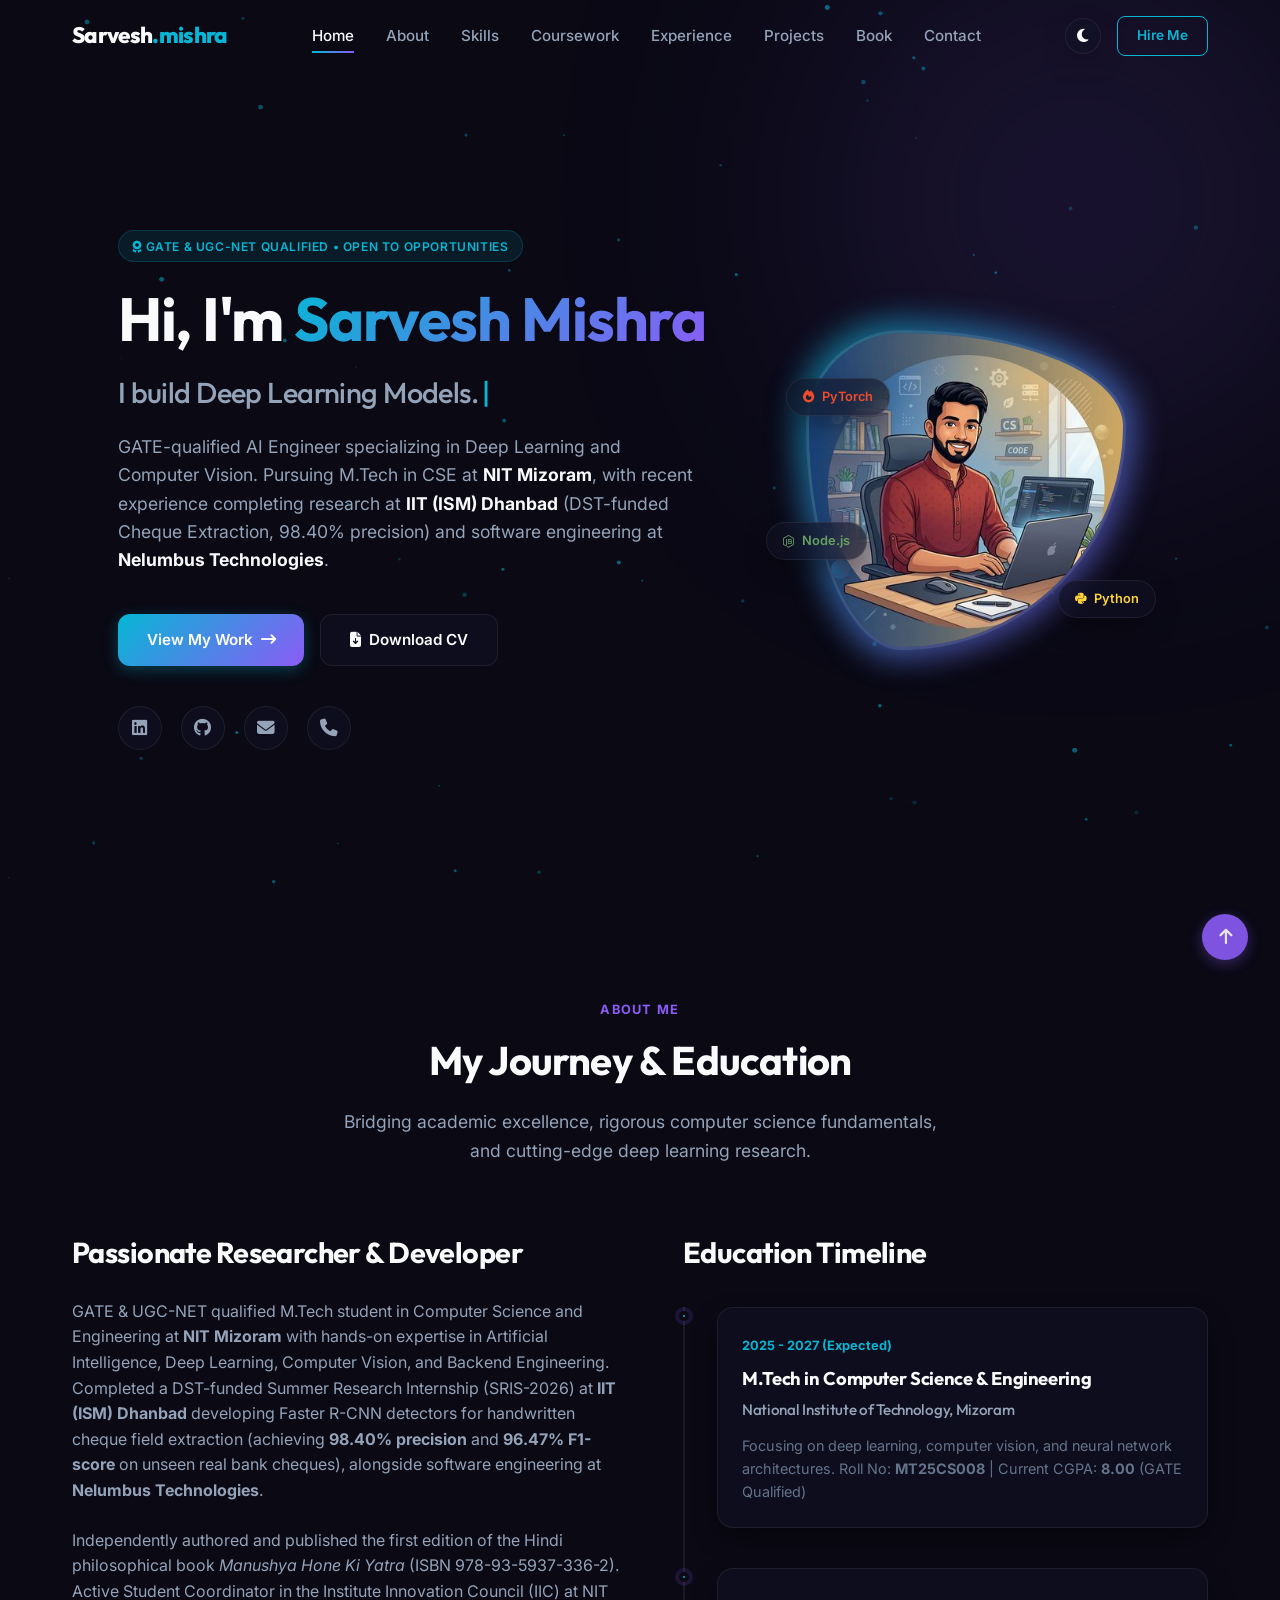
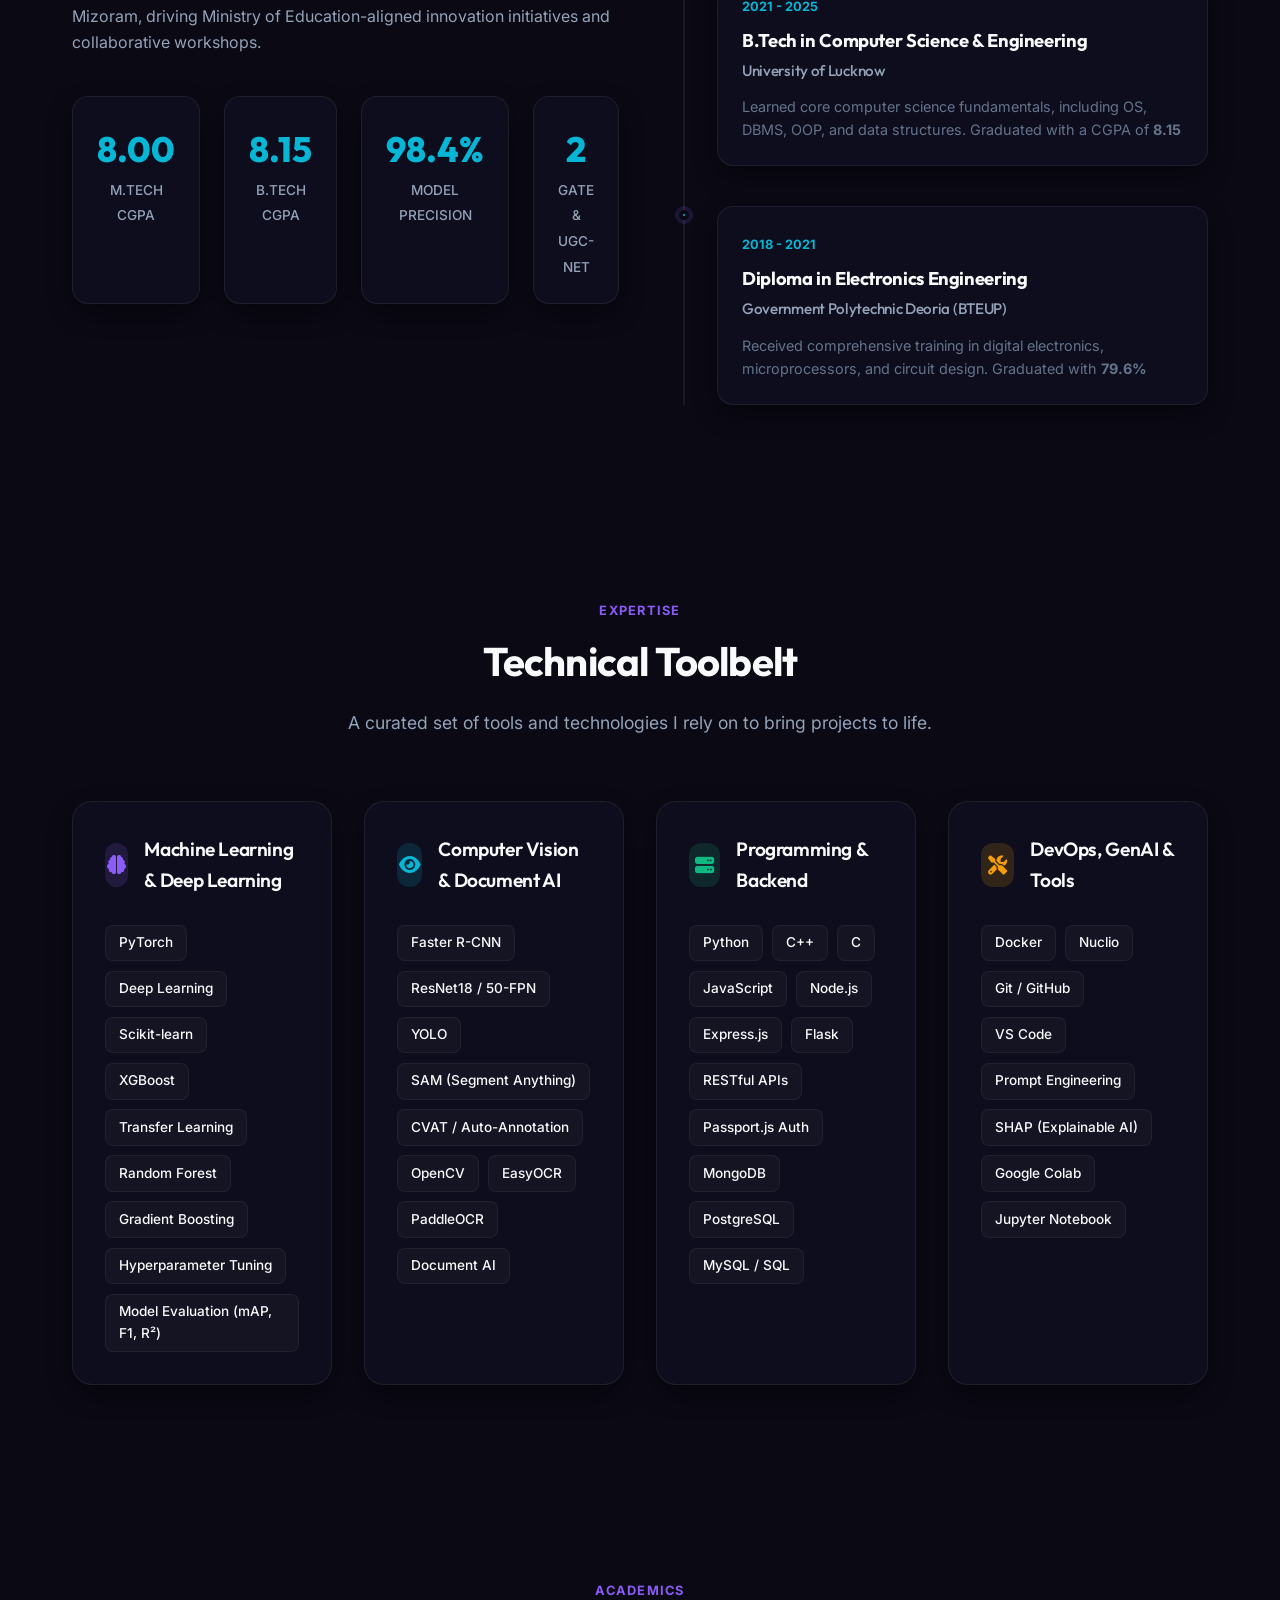
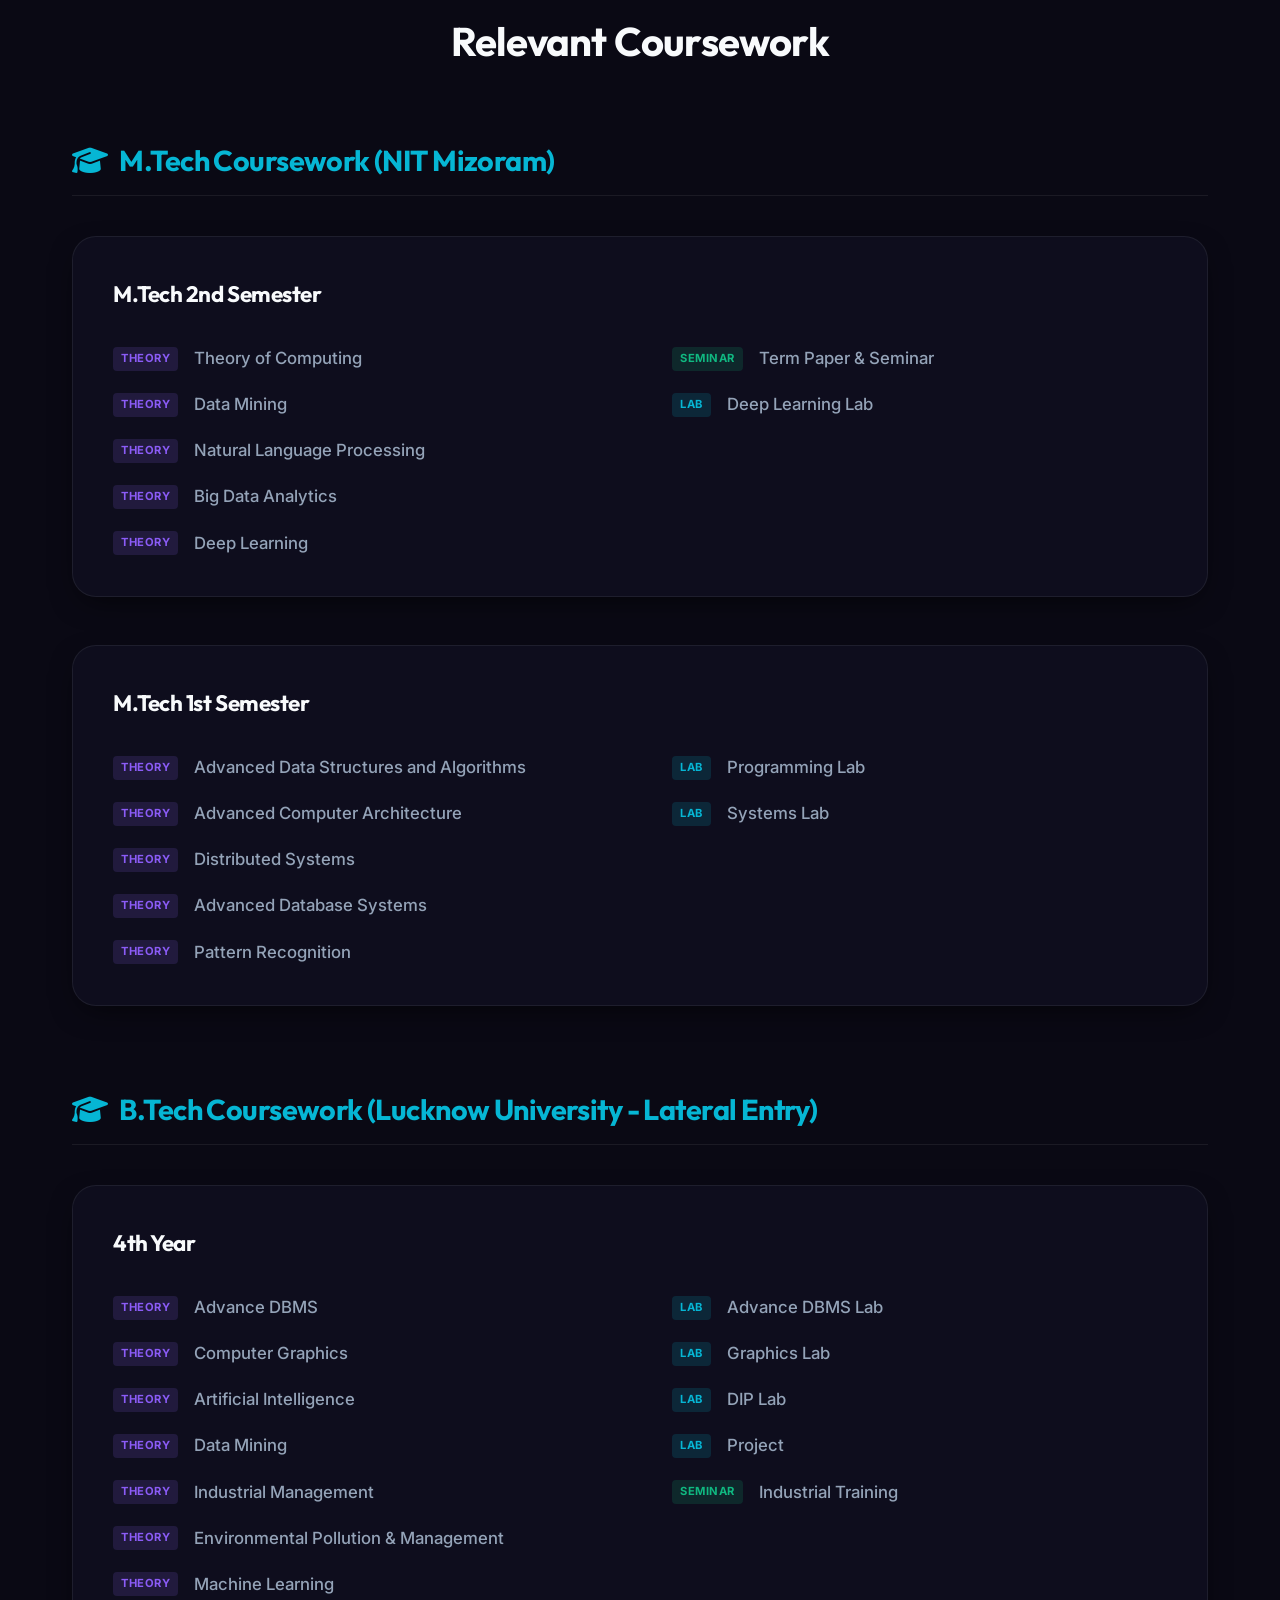
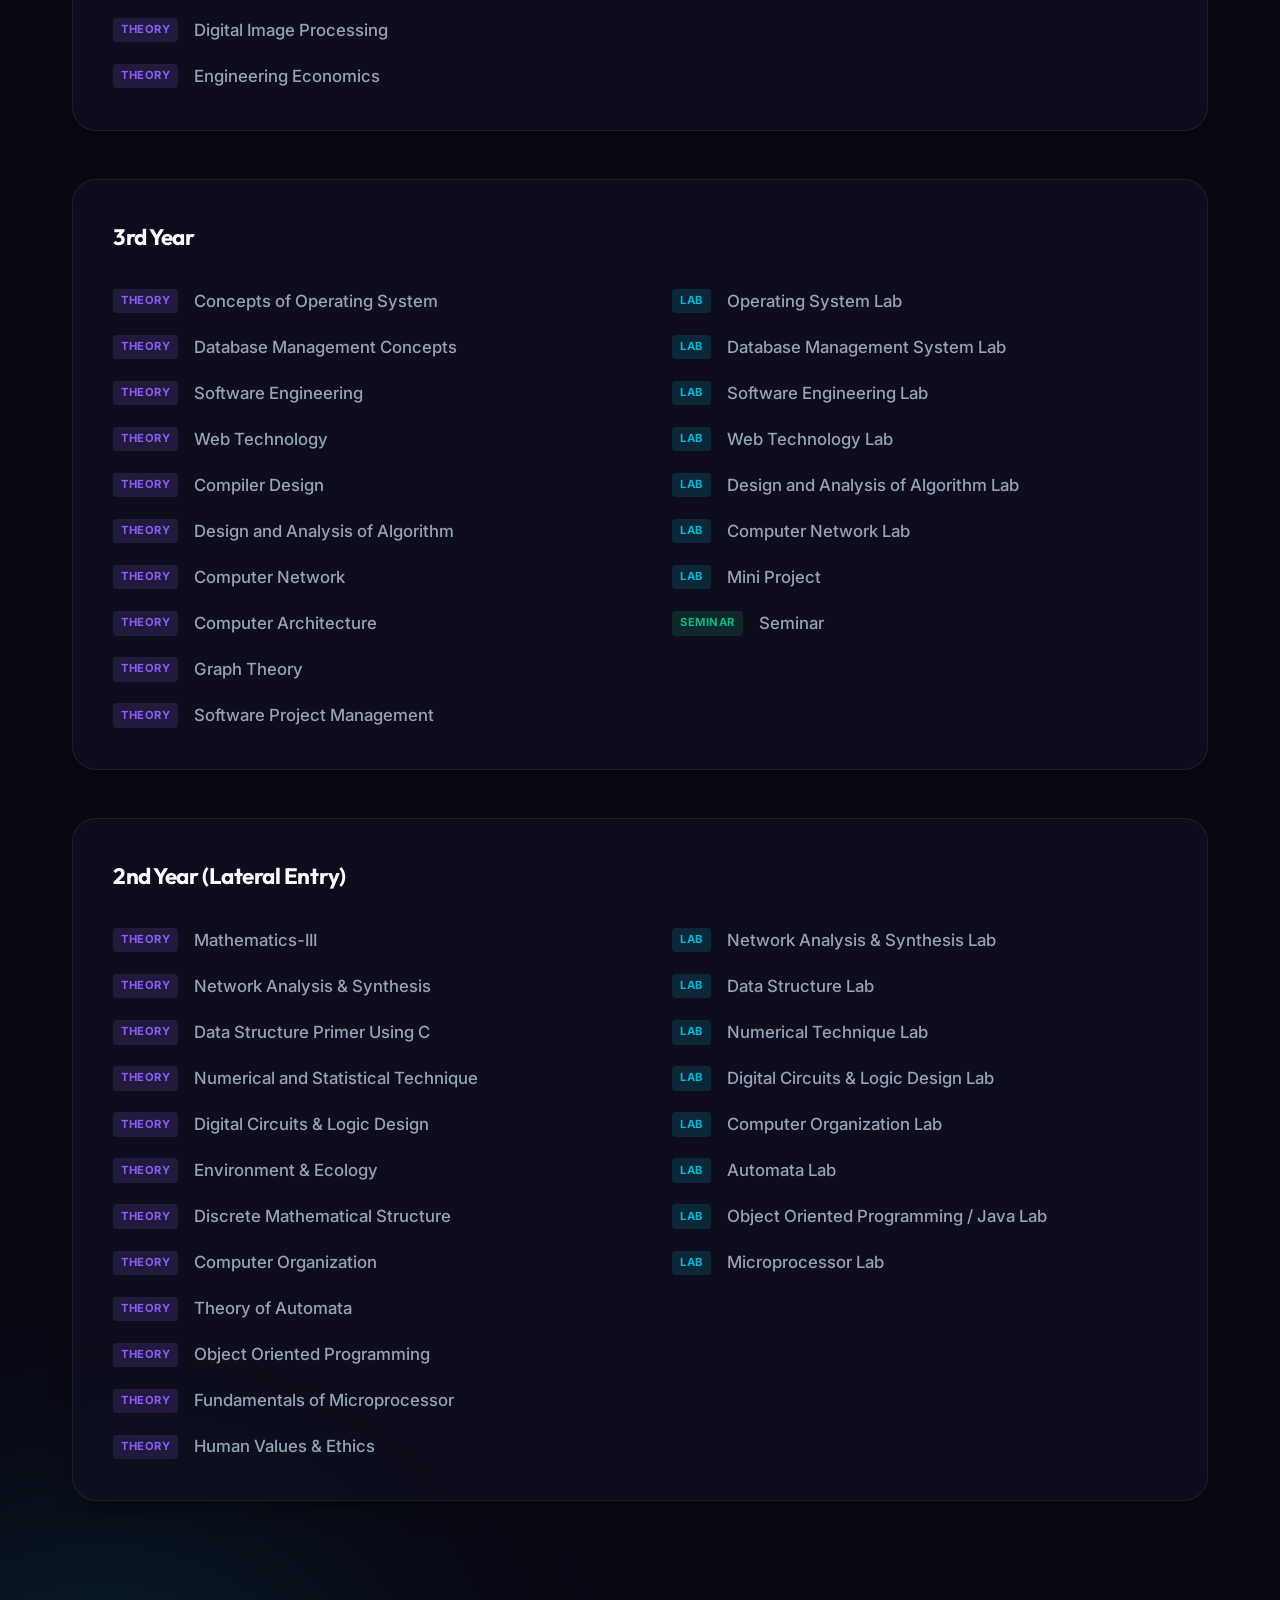
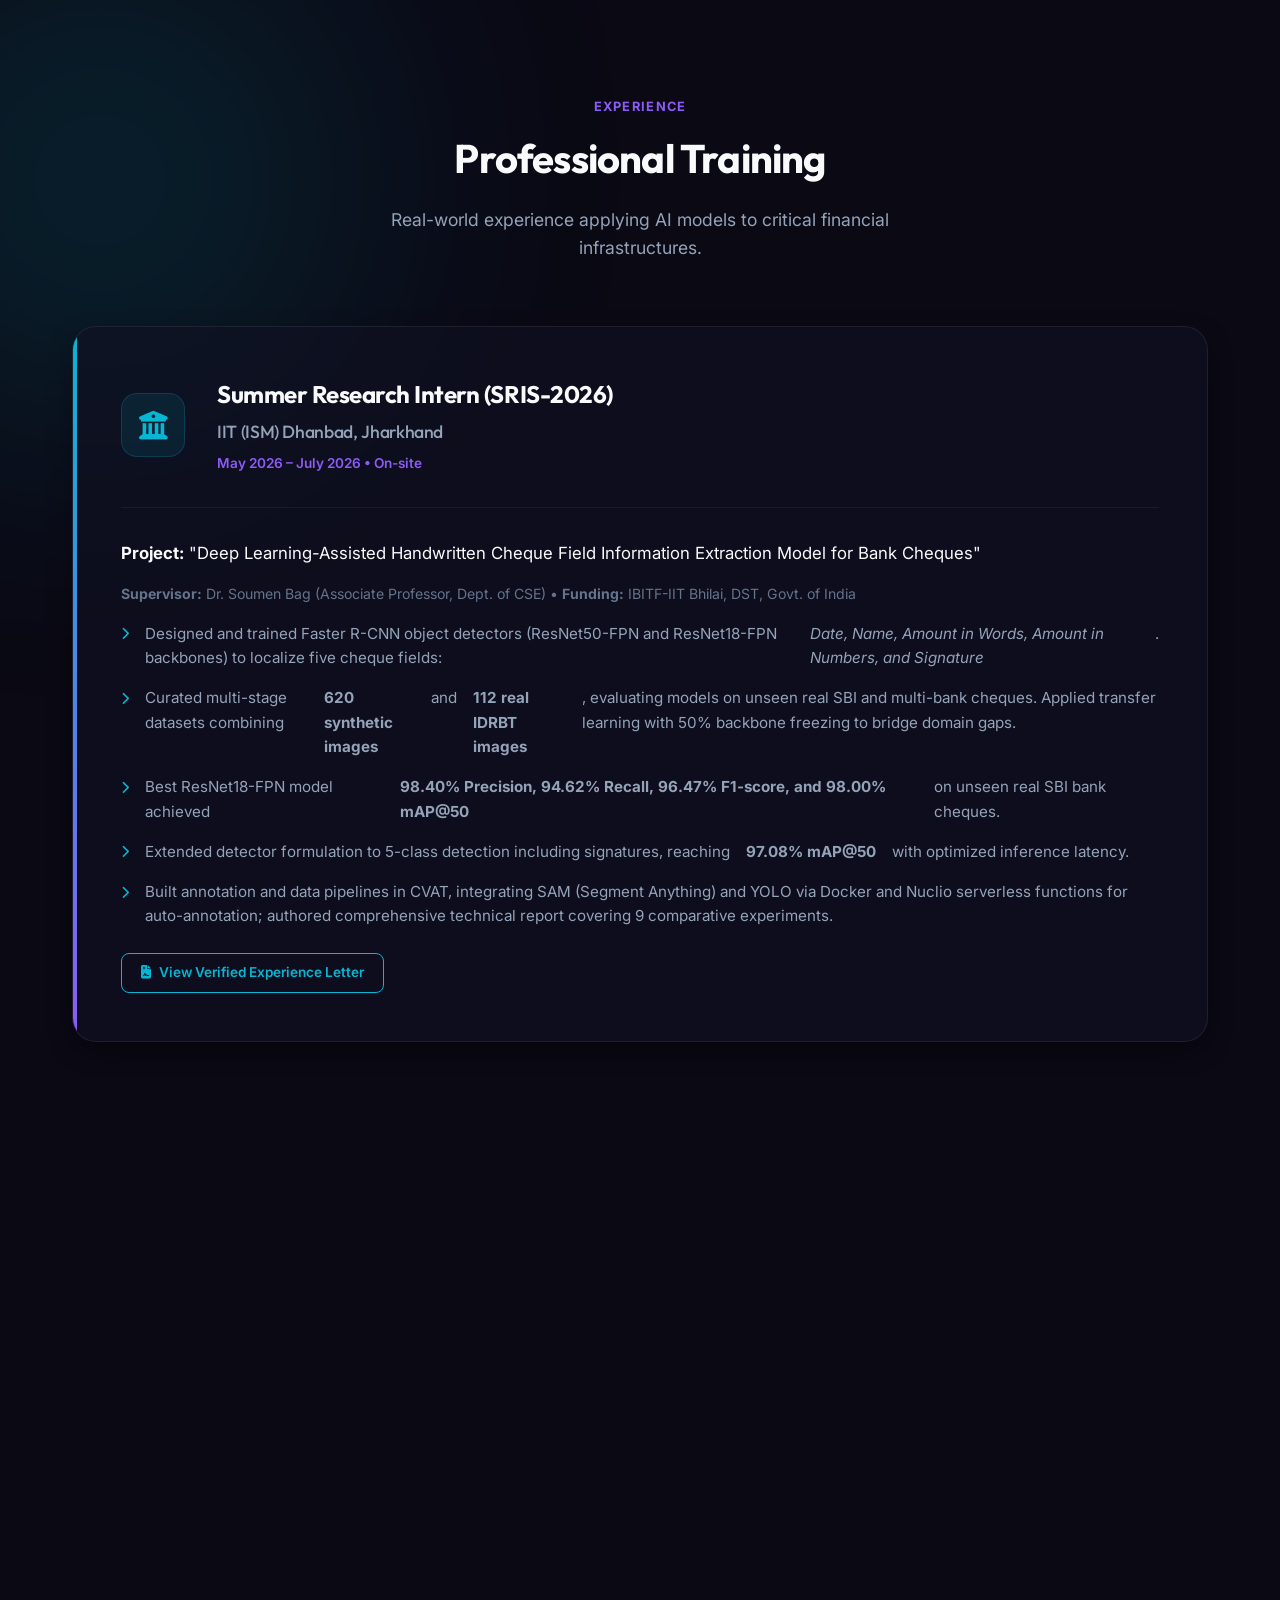
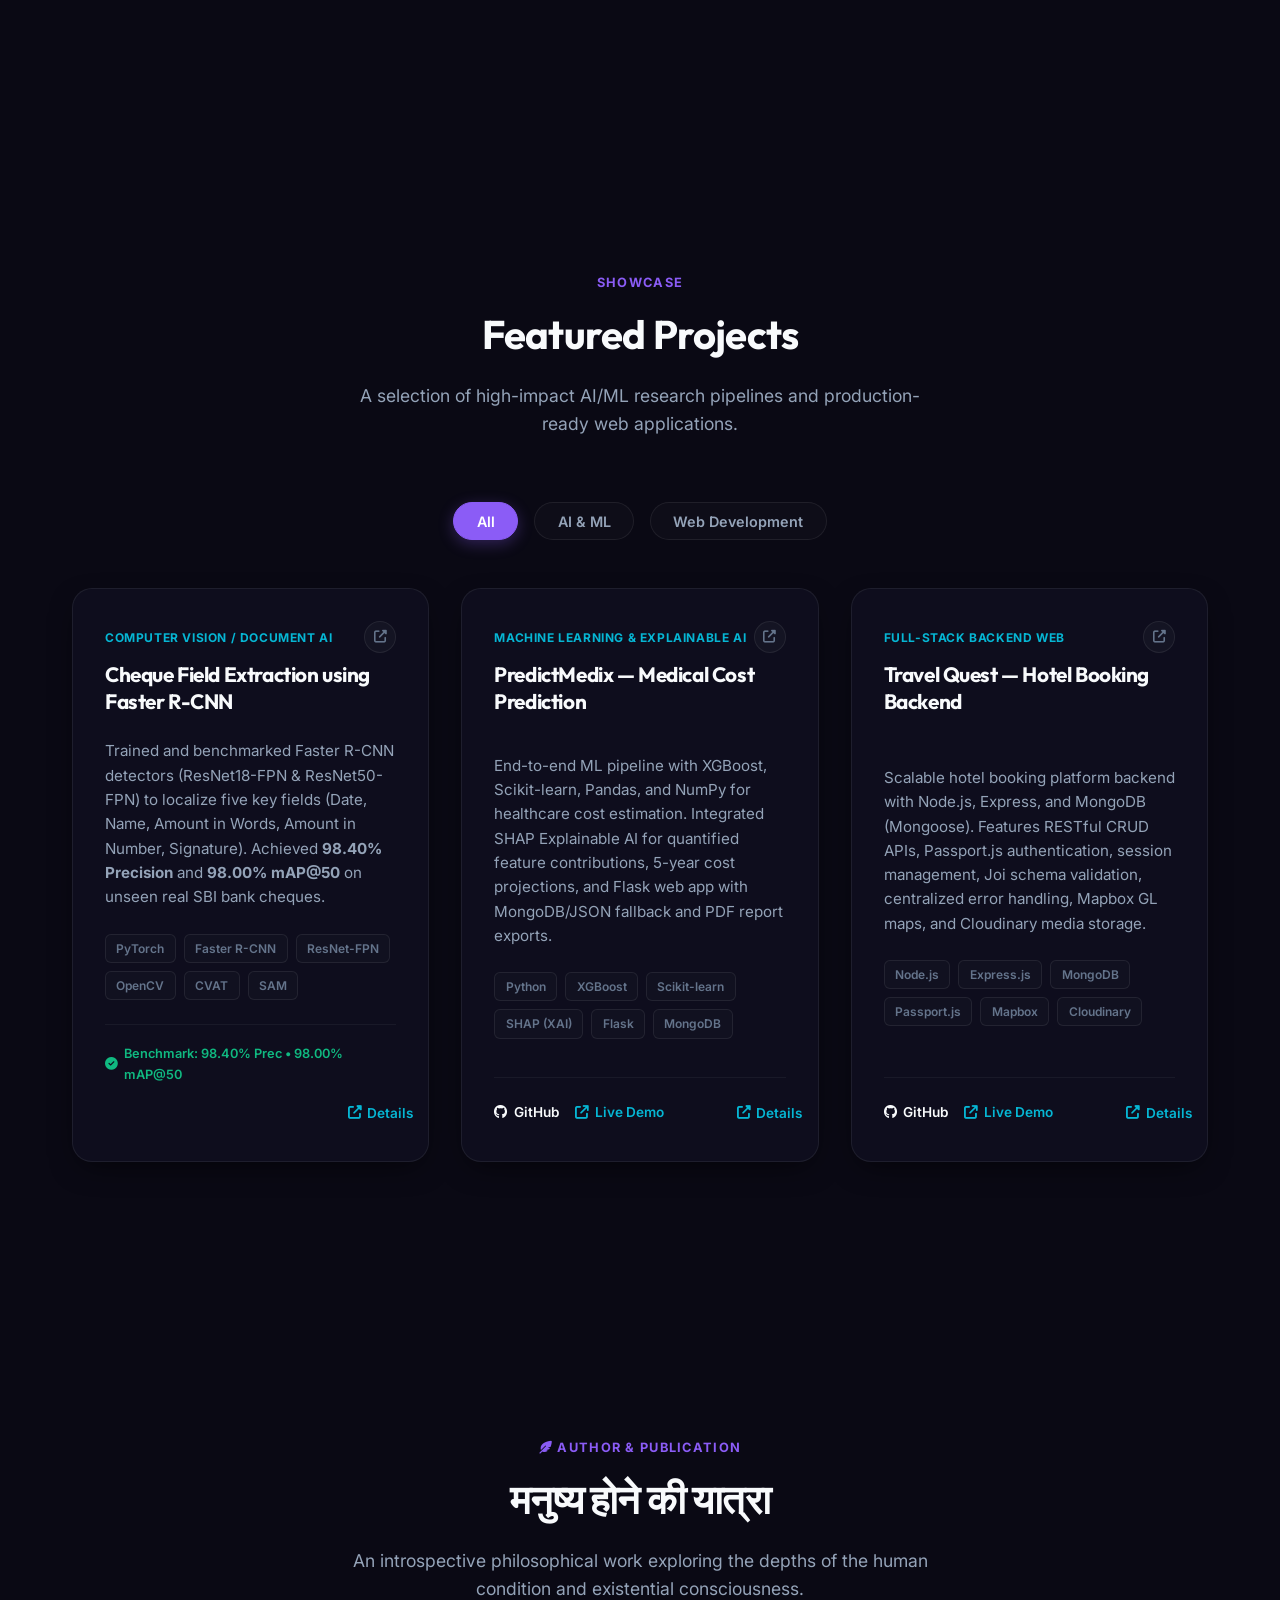
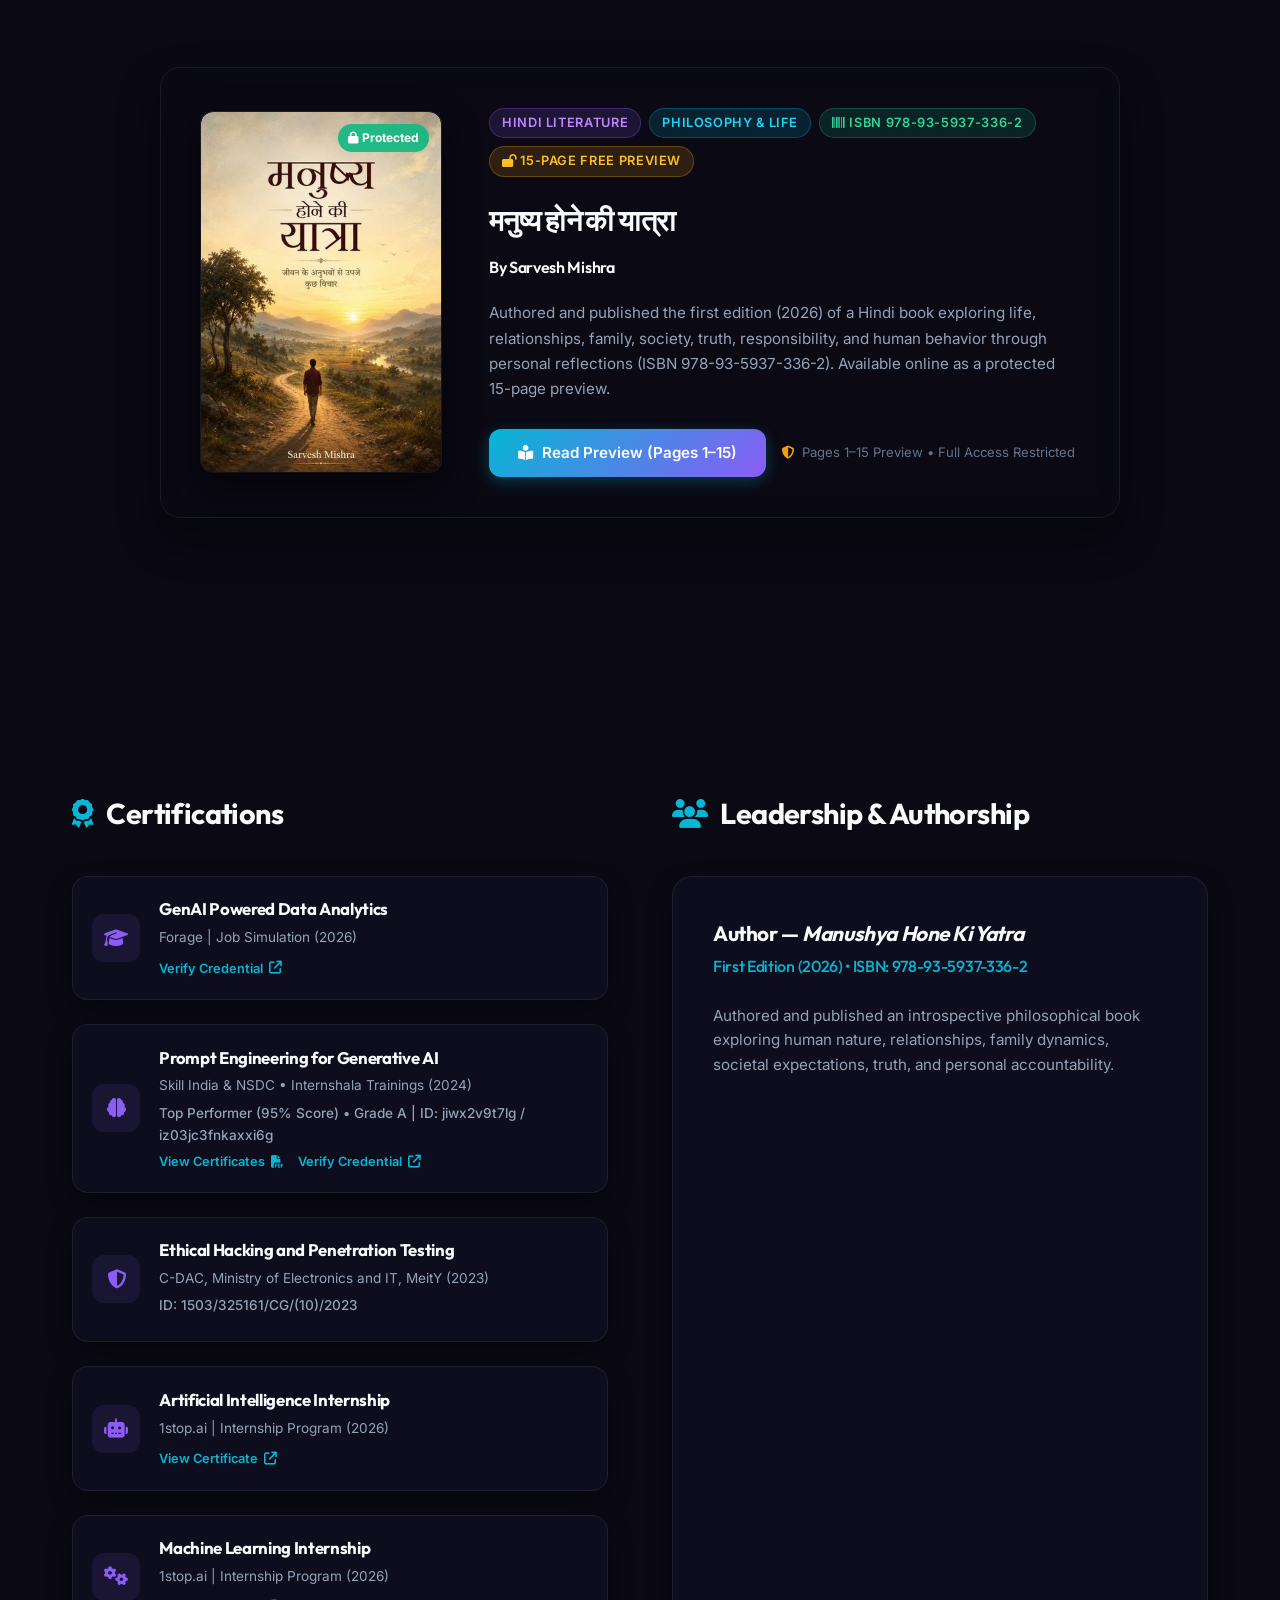
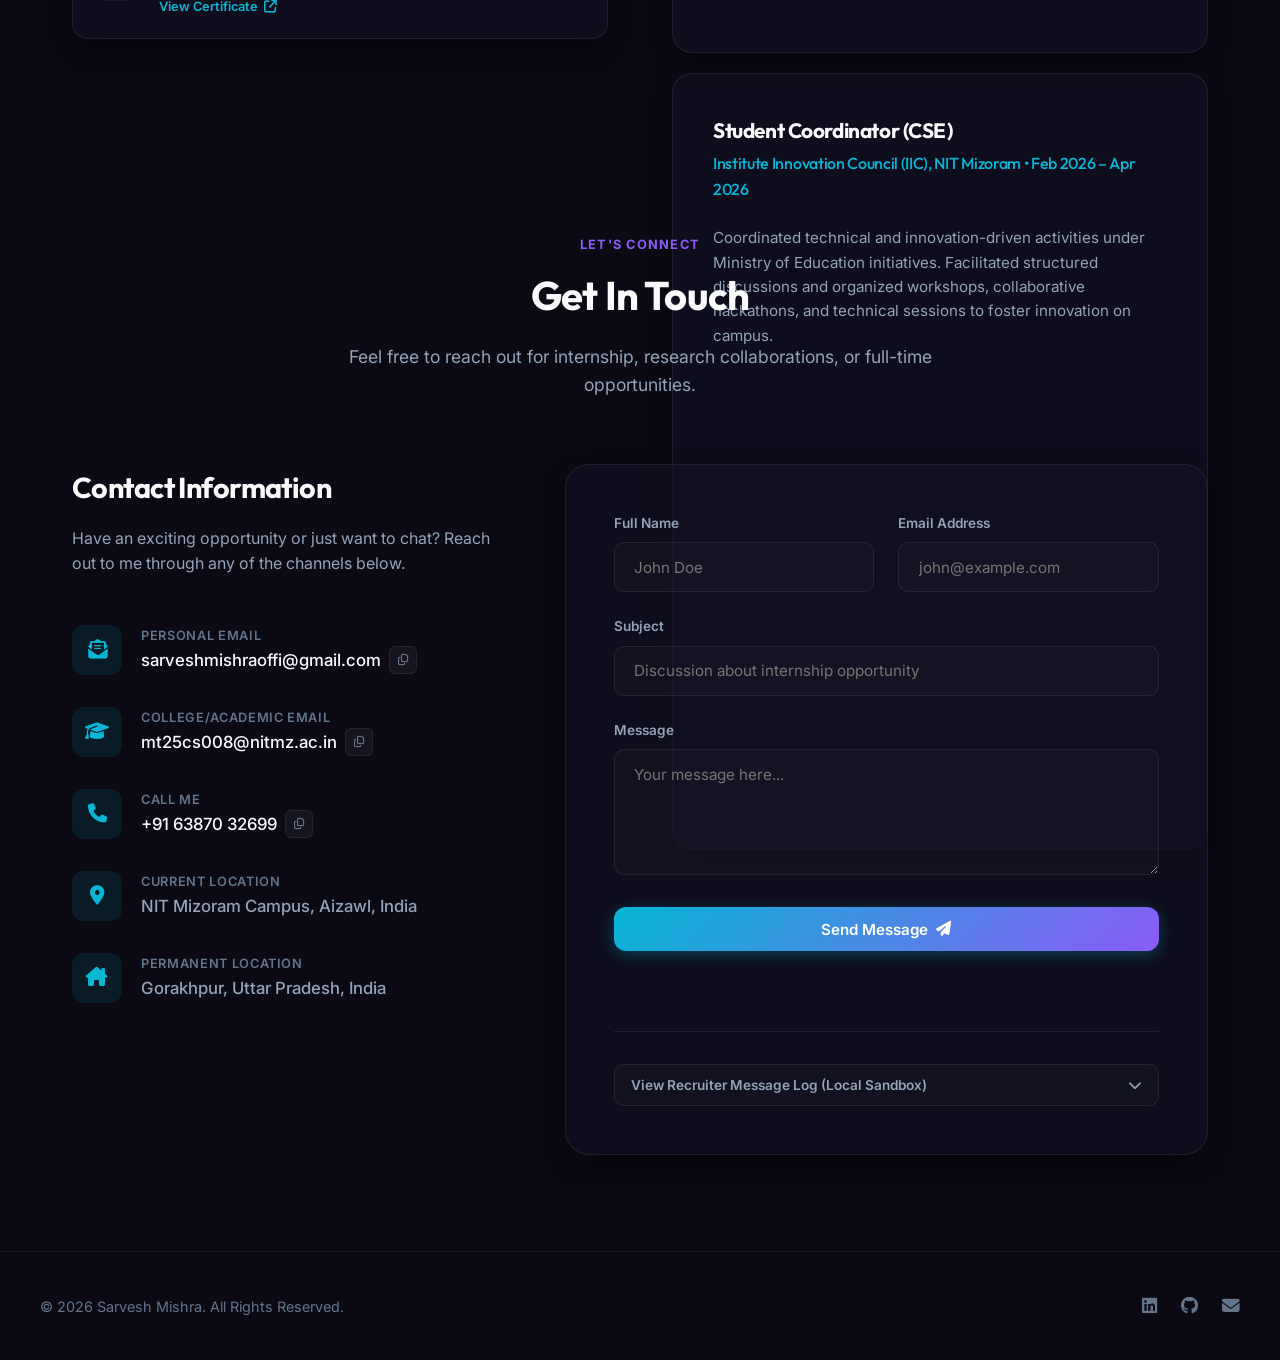
<file: index.html>
<!DOCTYPE html>
<!-- Portfolio Version 2.01 -->
<html lang="en">
<head>
    <meta charset="UTF-8">
    <meta name="viewport" content="width=device-width, initial-scale=1.0">
    <title>Sarvesh Mishra | AI Engineer & Deep Learning Researcher</title>
    <meta name="description" content="Portfolio of Sarvesh Mishra, GATE-qualified M.Tech CSE student at NIT Mizoram and former Research Intern at IIT (ISM) Dhanbad. Specializing in Deep Learning, Computer Vision, and Backend Development.">
    
    <!-- Open Graph / Facebook -->
    <meta property="og:type" content="website">
    <meta property="og:url" content="https://sarveshmishraoffi-data.github.io/">
    <meta property="og:title" content="Sarvesh Mishra | AI Engineer & Deep Learning Researcher">
    <meta property="og:description" content="GATE & UGC-NET Qualified | M.Tech CSE at NIT Mizoram | Research Intern at IIT (ISM) Dhanbad (98.40% Precision) | Deep Learning, Computer Vision, and Backend Development.">
    <meta property="og:image" content="https://sarveshmishraoffi-data-sarvesh-portfolio.static.hf.space/assets/avatar.jpg">

    <!-- Favicon -->
    <link rel="icon" href="data:image/svg+xml,<svg xmlns=%22http://www.w3.org/2000/svg%22 viewBox=%220 0 100 100%22><text y=%22.9em%22 font-size=%2290%22>💻</text></svg>">

    <!-- Google Fonts -->
    <link rel="preconnect" href="https://fonts.googleapis.com">
    <link rel="preconnect" href="https://fonts.gstatic.com" crossorigin>
    <link href="https://fonts.googleapis.com/css2?family=Inter:wght@300;400;500;600;700&family=Outfit:wght@300;400;500;600;700;800&display=swap" rel="stylesheet">
    
    <!-- FontAwesome for Icons -->
    <link rel="stylesheet" href="https://cdnjs.cloudflare.com/ajax/libs/font-awesome/6.4.0/css/all.min.css">
    
    <!-- Custom CSS -->
    <link rel="stylesheet" href="style.css?v=2">
</head>
<body class="dark-theme">
    <!-- Scroll Progress Bar -->
    <div id="scroll-progress-bar"></div>

    <!-- Interactive Background Canvas Particles -->
    <canvas id="particle-canvas"></canvas>

    <!-- Background Glows -->
    <div class="glow-bg glow-1"></div>
    <div class="glow-bg glow-2"></div>

    <!-- Navigation Header -->
    <header id="header">
        <div class="nav-container">
            <a href="#" class="logo">Sarvesh<span>.mishra</span></a>
            <nav class="nav-links">
                <a href="#hero" class="nav-link active">Home</a>
                <a href="#about" class="nav-link">About</a>
                <a href="#skills" class="nav-link">Skills</a>
                <a href="#coursework" class="nav-link">Coursework</a>
                <a href="#experience" class="nav-link">Experience</a>
                <a href="#projects" class="nav-link">Projects</a>
                <a href="#book" class="nav-link">Book</a>
                <a href="#contact" class="nav-link">Contact</a>
            </nav>
            <div class="header-actions">
                <!-- Theme Switcher -->
                <button class="theme-toggle-btn" id="theme-toggle" aria-label="Toggle Theme" title="Toggle Light/Dark Theme">
                    <i class="fa-solid fa-moon"></i>
                </button>
                <a href="#contact" class="btn btn-outline btn-sm">Hire Me</a>
                <button class="mobile-nav-toggle" aria-label="Toggle Menu">
                    <i class="fa-solid fa-bars-staggered"></i>
                </button>
            </div>
        </div>
    </header>

    <!-- Main Content -->
    <main>
        <!-- Hero Section -->
        <section id="hero" class="hero-section">
            <div class="section-container hero-grid">
                <div class="hero-info scroll-reveal">
                    <span class="badge hero-badge"><i class="fa-solid fa-award"></i> GATE & UGC-NET Qualified • Open to Opportunities</span>
                    <h1 class="hero-title">
                        Hi, I'm <span class="gradient-text">Sarvesh Mishra</span>
                    </h1>
                    <h2 class="hero-subtitle">
                        I build <span class="typing-text" id="typing-target"></span>
                    </h2>
                    <p class="hero-description">
                        GATE-qualified AI Engineer specializing in Deep Learning and Computer Vision. Pursuing M.Tech in CSE at <strong>NIT Mizoram</strong>, with recent experience completing research at <strong>IIT (ISM) Dhanbad</strong> (DST-funded Cheque Extraction, 98.40% precision) and software engineering at <strong>Nelumbus Technologies</strong>.
                    </p>
                    <div class="hero-ctas">
                        <a href="#projects" class="btn btn-primary">
                            <span>View My Work</span>
                            <i class="fa-solid fa-arrow-right-long"></i>
                        </a>
                        <a href="assets/Sarvesh_Mishra_Resume.pdf" download="Sarvesh_Mishra_Resume.pdf" class="btn btn-secondary" title="Download Resume PDF">
                            <i class="fa-solid fa-file-arrow-down"></i>
                            <span>Download CV</span>
                        </a>
                    </div>
                    <div class="hero-socials">
                        <a href="https://www.linkedin.com/in/sarveshmishracse" target="_blank" aria-label="LinkedIn"><i class="fa-brands fa-linkedin"></i></a>
                        <a href="https://github.com/sarveshmishraoffi-data" target="_blank" aria-label="GitHub"><i class="fa-brands fa-github"></i></a>
                        <a href="mailto:sarveshmishraoffi@gmail.com" aria-label="Email"><i class="fa-solid fa-envelope"></i></a>
                        <a href="tel:+916387032699" aria-label="Phone"><i class="fa-solid fa-phone"></i></a>
                    </div>
                </div>
                <div class="hero-visual scroll-reveal">
                    <div class="avatar-container">
                        <div class="avatar-glow"></div>
                        <img src="[data-uri]" alt="Sarvesh Mishra Avatar" class="avatar-img">
                        <div class="tech-tag tag-pytorch"><i class="fa-solid fa-fire"></i> PyTorch</div>
                        <div class="tech-tag tag-python"><i class="fa-brands fa-python"></i> Python</div>
                        <div class="tech-tag tag-node"><i class="fa-brands fa-node-js"></i> Node.js</div>
                    </div>
                </div>
            </div>
        </section>

        <!-- About & Education Section -->
        <section id="about" class="about-section">
            <div class="section-container">
                <div class="section-header text-center scroll-reveal">
                    <span class="section-tag">About Me</span>
                    <h2 class="section-title">My Journey & Education</h2>
                    <p class="section-subtitle">Bridging academic excellence, rigorous computer science fundamentals, and cutting-edge deep learning research.</p>
                </div>
                <div class="about-grid">
                    <div class="about-content scroll-reveal">
                        <h3>Passionate Researcher & Developer</h3>
                        <p>
                            GATE & UGC-NET qualified M.Tech student in Computer Science and Engineering at <strong>NIT Mizoram</strong> with hands-on expertise in Artificial Intelligence, Deep Learning, Computer Vision, and Backend Engineering. Completed a DST-funded Summer Research Internship (SRIS-2026) at <strong>IIT (ISM) Dhanbad</strong> developing Faster R-CNN detectors for handwritten cheque field extraction (achieving <strong>98.40% precision</strong> and <strong>96.47% F1-score</strong> on unseen real bank cheques), alongside software engineering at <strong>Nelumbus Technologies</strong>.
                        </p>
                        <p>
                            Independently authored and published the first edition of the Hindi philosophical book <em>Manushya Hone Ki Yatra</em> (ISBN 978-93-5937-336-2). Active Student Coordinator in the Institute Innovation Council (IIC) at NIT Mizoram, driving Ministry of Education-aligned innovation initiatives and collaborative workshops.
                        </p>
                        <div class="stats-row">
                            <div class="stat-card">
                                <span class="stat-num">8.00</span>
                                <span class="stat-label">M.Tech CGPA</span>
                            </div>
                            <div class="stat-card">
                                <span class="stat-num">8.15</span>
                                <span class="stat-label">B.Tech CGPA</span>
                            </div>
                            <div class="stat-card">
                                <span class="stat-num">98.4%</span>
                                <span class="stat-label">Model Precision</span>
                            </div>
                            <div class="stat-card">
                                <span class="stat-num">2</span>
                                <span class="stat-label">GATE & UGC-NET</span>
                            </div>
                        </div>
                    </div>
                    <div class="about-timeline scroll-reveal">
                        <h3 class="timeline-title">Education Timeline</h3>
                        <div class="timeline">
                            <div class="timeline-item">
                                <div class="timeline-dot"></div>
                                <div class="timeline-content">
                                    <span class="timeline-date">2025 - 2027 (Expected)</span>
                                    <h4>M.Tech in Computer Science & Engineering</h4>
                                    <h5>National Institute of Technology, Mizoram</h5>
                                    <p>Focusing on deep learning, computer vision, and neural network architectures. Roll No: <strong>MT25CS008</strong> | Current CGPA: <strong>8.00</strong> (GATE Qualified)</p>
                                </div>
                            </div>
                            <div class="timeline-item">
                                <div class="timeline-dot"></div>
                                <div class="timeline-content">
                                    <span class="timeline-date">2021 - 2025</span>
                                    <h4>B.Tech in Computer Science & Engineering</h4>
                                    <h5>University of Lucknow</h5>
                                    <p>Learned core computer science fundamentals, including OS, DBMS, OOP, and data structures. Graduated with a CGPA of <strong>8.15</strong></p>
                                </div>
                            </div>
                            <div class="timeline-item">
                                <div class="timeline-dot"></div>
                                <div class="timeline-content">
                                    <span class="timeline-date">2018 - 2021</span>
                                    <h4>Diploma in Electronics Engineering</h4>
                                    <h5>Government Polytechnic Deoria (BTEUP)</h5>
                                    <p>Received comprehensive training in digital electronics, microprocessors, and circuit design. Graduated with <strong>79.6%</strong></p>
                                </div>
                            </div>
                        </div>
                    </div>
                </div>
            </div>
        </section>

        <!-- Skills Section -->
        <section id="skills" class="skills-section">
            <div class="section-container">
                <div class="section-header text-center scroll-reveal">
                    <span class="section-tag">Expertise</span>
                    <h2 class="section-title">Technical Toolbelt</h2>
                    <p class="section-subtitle">A curated set of tools and technologies I rely on to bring projects to life.</p>
                </div>
                <div class="skills-grid">
                    <!-- ML/AI Category -->
                    <div class="skill-category-card scroll-reveal">
                        <div class="category-header">
                            <div class="category-icon ml-icon"><i class="fa-solid fa-brain"></i></div>
                            <h3>Machine Learning & Deep Learning</h3>
                        </div>
                        <div class="skill-tags">
                            <span class="skill-tag-item">PyTorch</span>
                            <span class="skill-tag-item">Deep Learning</span>
                            <span class="skill-tag-item">Scikit-learn</span>
                            <span class="skill-tag-item">XGBoost</span>
                            <span class="skill-tag-item">Transfer Learning</span>
                            <span class="skill-tag-item">Random Forest</span>
                            <span class="skill-tag-item">Gradient Boosting</span>
                            <span class="skill-tag-item">Hyperparameter Tuning</span>
                            <span class="skill-tag-item">Model Evaluation (mAP, F1, R²)</span>
                        </div>
                    </div>

                    <!-- Computer Vision & Document AI -->
                    <div class="skill-category-card scroll-reveal">
                        <div class="category-header">
                            <div class="category-icon lang-icon"><i class="fa-solid fa-eye"></i></div>
                            <h3>Computer Vision & Document AI</h3>
                        </div>
                        <div class="skill-tags">
                            <span class="skill-tag-item">Faster R-CNN</span>
                            <span class="skill-tag-item">ResNet18 / 50-FPN</span>
                            <span class="skill-tag-item">YOLO</span>
                            <span class="skill-tag-item">SAM (Segment Anything)</span>
                            <span class="skill-tag-item">CVAT / Auto-Annotation</span>
                            <span class="skill-tag-item">OpenCV</span>
                            <span class="skill-tag-item">EasyOCR</span>
                            <span class="skill-tag-item">PaddleOCR</span>
                            <span class="skill-tag-item">Document AI</span>
                        </div>
                    </div>

                    <!-- Programming & Backend -->
                    <div class="skill-category-card scroll-reveal">
                        <div class="category-header">
                            <div class="category-icon web-icon"><i class="fa-solid fa-server"></i></div>
                            <h3>Programming & Backend</h3>
                        </div>
                        <div class="skill-tags">
                            <span class="skill-tag-item">Python</span>
                            <span class="skill-tag-item">C++</span>
                            <span class="skill-tag-item">C</span>
                            <span class="skill-tag-item">JavaScript</span>
                            <span class="skill-tag-item">Node.js</span>
                            <span class="skill-tag-item">Express.js</span>
                            <span class="skill-tag-item">Flask</span>
                            <span class="skill-tag-item">RESTful APIs</span>
                            <span class="skill-tag-item">Passport.js Auth</span>
                            <span class="skill-tag-item">MongoDB</span>
                            <span class="skill-tag-item">PostgreSQL</span>
                            <span class="skill-tag-item">MySQL / SQL</span>
                        </div>
                    </div>

                    <!-- DevOps, Tools & GenAI -->
                    <div class="skill-category-card scroll-reveal">
                        <div class="category-header">
                            <div class="category-icon devops-icon"><i class="fa-solid fa-screwdriver-wrench"></i></div>
                            <h3>DevOps, GenAI & Tools</h3>
                        </div>
                        <div class="skill-tags">
                            <span class="skill-tag-item">Docker</span>
                            <span class="skill-tag-item">Nuclio</span>
                            <span class="skill-tag-item">Git / GitHub</span>
                            <span class="skill-tag-item">VS Code</span>
                            <span class="skill-tag-item">Prompt Engineering</span>
                            <span class="skill-tag-item">SHAP (Explainable AI)</span>
                            <span class="skill-tag-item">Google Colab</span>
                            <span class="skill-tag-item">Jupyter Notebook</span>
                        </div>
                    </div>
                </div>
            </div>
        </section>

        <!-- Relevant Coursework Section -->
        <section id="coursework" class="coursework-section">
            <div class="section-container">
                <div class="section-header text-center scroll-reveal">
                    <span class="section-tag">Academics</span>
                    <h2 class="section-title">Relevant Coursework</h2>
                </div>

                <!-- M.Tech Coursework Section -->
                <div class="coursework-group scroll-reveal">
                    <h3 class="group-title"><i class="fa-solid fa-graduation-cap"></i> M.Tech Coursework (NIT Mizoram)</h3>
                    <div class="coursework-semesters">
                        <!-- M.Tech 2nd Semester -->
                        <div class="semester-box">
                            <h4 class="sem-subtitle">M.Tech 2nd Semester</h4>
                            <div class="sem-split-grid">
                                <div class="sem-split-column">
                                    <ul class="sem-course-list">
                                        <li><span class="course-badge theory">Theory</span> Theory of Computing</li>
                                        <li><span class="course-badge theory">Theory</span> Data Mining</li>
                                        <li><span class="course-badge theory">Theory</span> Natural Language Processing</li>
                                        <li><span class="course-badge theory">Theory</span> Big Data Analytics</li>
                                        <li><span class="course-badge theory">Theory</span> Deep Learning</li>
                                    </ul>
                                </div>
                                <div class="sem-split-column">
                                    <ul class="sem-course-list">
                                        <li><span class="course-badge seminar">Seminar</span> Term Paper & Seminar</li>
                                        <li><span class="course-badge lab">Lab</span> Deep Learning Lab</li>
                                    </ul>
                                </div>
                            </div>
                        </div>

                        <!-- M.Tech 1st Semester -->
                        <div class="semester-box">
                            <h4 class="sem-subtitle">M.Tech 1st Semester</h4>
                            <div class="sem-split-grid">
                                <div class="sem-split-column">
                                    <ul class="sem-course-list">
                                        <li><span class="course-badge theory">Theory</span> Advanced Data Structures and Algorithms</li>
                                        <li><span class="course-badge theory">Theory</span> Advanced Computer Architecture</li>
                                        <li><span class="course-badge theory">Theory</span> Distributed Systems</li>
                                        <li><span class="course-badge theory">Theory</span> Advanced Database Systems</li>
                                        <li><span class="course-badge theory">Theory</span> Pattern Recognition</li>
                                    </ul>
                                </div>
                                <div class="sem-split-column">
                                    <ul class="sem-course-list">
                                        <li><span class="course-badge lab">Lab</span> Programming Lab</li>
                                        <li><span class="course-badge lab">Lab</span> Systems Lab</li>
                                    </ul>
                                </div>
                            </div>
                        </div>
                    </div>
                </div>

                <!-- B.Tech Coursework Section -->
                <div class="coursework-group scroll-reveal" style="margin-top: 5rem;">
                    <h3 class="group-title"><i class="fa-solid fa-graduation-cap"></i> B.Tech Coursework (Lucknow University - Lateral Entry)</h3>
                    <div class="coursework-years">
                        <!-- B.Tech 4th Year -->
                        <div class="semester-box">
                            <h4 class="sem-subtitle">4th Year</h4>
                            <div class="sem-split-grid">
                                <div class="sem-split-column">
                                    <ul class="sem-course-list">
                                        <li><span class="course-badge theory">Theory</span> Advance DBMS</li>
                                        <li><span class="course-badge theory">Theory</span> Computer Graphics</li>
                                        <li><span class="course-badge theory">Theory</span> Artificial Intelligence</li>
                                        <li><span class="course-badge theory">Theory</span> Data Mining</li>
                                        <li><span class="course-badge theory">Theory</span> Industrial Management</li>
                                        <li><span class="course-badge theory">Theory</span> Environmental Pollution & Management</li>
                                        <li><span class="course-badge theory">Theory</span> Machine Learning</li>
                                        <li><span class="course-badge theory">Theory</span> Digital Image Processing</li>
                                        <li><span class="course-badge theory">Theory</span> Engineering Economics</li>
                                    </ul>
                                </div>
                                <div class="sem-split-column">
                                    <ul class="sem-course-list">
                                        <li><span class="course-badge lab">Lab</span> Advance DBMS Lab</li>
                                        <li><span class="course-badge lab">Lab</span> Graphics Lab</li>
                                        <li><span class="course-badge lab">Lab</span> DIP Lab</li>
                                        <li><span class="course-badge lab">Lab</span> Project</li>
                                        <li><span class="course-badge seminar">Seminar</span> Industrial Training</li>
                                    </ul>
                                </div>
                            </div>
                        </div>

                        <!-- B.Tech 3rd Year -->
                        <div class="semester-box">
                            <h4 class="sem-subtitle">3rd Year</h4>
                            <div class="sem-split-grid">
                                <div class="sem-split-column">
                                    <ul class="sem-course-list">
                                        <li><span class="course-badge theory">Theory</span> Concepts of Operating System</li>
                                        <li><span class="course-badge theory">Theory</span> Database Management Concepts</li>
                                        <li><span class="course-badge theory">Theory</span> Software Engineering</li>
                                        <li><span class="course-badge theory">Theory</span> Web Technology</li>
                                        <li><span class="course-badge theory">Theory</span> Compiler Design</li>
                                        <li><span class="course-badge theory">Theory</span> Design and Analysis of Algorithm</li>
                                        <li><span class="course-badge theory">Theory</span> Computer Network</li>
                                        <li><span class="course-badge theory">Theory</span> Computer Architecture</li>
                                        <li><span class="course-badge theory">Theory</span> Graph Theory</li>
                                        <li><span class="course-badge theory">Theory</span> Software Project Management</li>
                                    </ul>
                                </div>
                                <div class="sem-split-column">
                                    <ul class="sem-course-list">
                                        <li><span class="course-badge lab">Lab</span> Operating System Lab</li>
                                        <li><span class="course-badge lab">Lab</span> Database Management System Lab</li>
                                        <li><span class="course-badge lab">Lab</span> Software Engineering Lab</li>
                                        <li><span class="course-badge lab">Lab</span> Web Technology Lab</li>
                                        <li><span class="course-badge lab">Lab</span> Design and Analysis of Algorithm Lab</li>
                                        <li><span class="course-badge lab">Lab</span> Computer Network Lab</li>
                                        <li><span class="course-badge lab">Lab</span> Mini Project</li>
                                        <li><span class="course-badge seminar">Seminar</span> Seminar</li>
                                    </ul>
                                </div>
                            </div>
                        </div>

                        <!-- B.Tech 2nd Year -->
                        <div class="semester-box">
                            <h4 class="sem-subtitle">2nd Year (Lateral Entry)</h4>
                            <div class="sem-split-grid">
                                <div class="sem-split-column">
                                    <ul class="sem-course-list">
                                        <li><span class="course-badge theory">Theory</span> Mathematics-III</li>
                                        <li><span class="course-badge theory">Theory</span> Network Analysis & Synthesis</li>
                                        <li><span class="course-badge theory">Theory</span> Data Structure Primer Using C</li>
                                        <li><span class="course-badge theory">Theory</span> Numerical and Statistical Technique</li>
                                        <li><span class="course-badge theory">Theory</span> Digital Circuits & Logic Design</li>
                                        <li><span class="course-badge theory">Theory</span> Environment & Ecology</li>
                                        <li><span class="course-badge theory">Theory</span> Discrete Mathematical Structure</li>
                                        <li><span class="course-badge theory">Theory</span> Computer Organization</li>
                                        <li><span class="course-badge theory">Theory</span> Theory of Automata</li>
                                        <li><span class="course-badge theory">Theory</span> Object Oriented Programming</li>
                                        <li><span class="course-badge theory">Theory</span> Fundamentals of Microprocessor</li>
                                        <li><span class="course-badge theory">Theory</span> Human Values & Ethics</li>
                                    </ul>
                                </div>
                                <div class="sem-split-column">
                                    <ul class="sem-course-list">
                                        <li><span class="course-badge lab">Lab</span> Network Analysis & Synthesis Lab</li>
                                        <li><span class="course-badge lab">Lab</span> Data Structure Lab</li>
                                        <li><span class="course-badge lab">Lab</span> Numerical Technique Lab</li>
                                        <li><span class="course-badge lab">Lab</span> Digital Circuits & Logic Design Lab</li>
                                        <li><span class="course-badge lab">Lab</span> Computer Organization Lab</li>
                                        <li><span class="course-badge lab">Lab</span> Automata Lab</li>
                                        <li><span class="course-badge lab">Lab</span> Object Oriented Programming / Java Lab</li>
                                        <li><span class="course-badge lab">Lab</span> Microprocessor Lab</li>
                                    </ul>
                                </div>
                            </div>
                        </div>
                    </div>
                </div>
            </div>
        </section>

        <!-- Internship Experience Section -->
        <section id="experience" class="experience-section">
            <div class="section-container">
                <div class="section-header text-center scroll-reveal">
                    <span class="section-tag">Experience</span>
                    <h2 class="section-title">Professional Training</h2>
                    <p class="section-subtitle">Real-world experience applying AI models to critical financial infrastructures.</p>
                </div>
                <div class="experience-container">
                    <!-- IIT ISM Dhanbad Experience -->
                    <div class="experience-card scroll-reveal">
                        <div class="experience-header">
                            <div class="company-logo">
                                <i class="fa-solid fa-university"></i>
                            </div>
                            <div class="experience-titles">
                                <h3>Summer Research Intern (SRIS-2026)</h3>
                                <h4>IIT (ISM) Dhanbad, Jharkhand</h4>
                                <span class="exp-date">May 2026 – July 2026 • On-site</span>
                            </div>
                        </div>
                        <div class="experience-body">
                            <p class="exp-project-title">
                                <strong>Project:</strong> "Deep Learning-Assisted Handwritten Cheque Field Information Extraction Model for Bank Cheques"
                            </p>
                            <p class="exp-project-title" style="margin-top: -0.5rem; margin-bottom: 1rem; font-size: 0.88rem; color: var(--text-muted);">
                                <strong>Supervisor:</strong> Dr. Soumen Bag (Associate Professor, Dept. of CSE) • <strong>Funding:</strong> IBITF-IIT Bhilai, DST, Govt. of India
                            </p>
                            <ul class="exp-bullets">
                                <li><i class="fa-solid fa-chevron-right"></i> Designed and trained Faster R-CNN object detectors (ResNet50-FPN and ResNet18-FPN backbones) to localize five cheque fields: <em>Date, Name, Amount in Words, Amount in Numbers, and Signature</em>.</li>
                                <li><i class="fa-solid fa-chevron-right"></i> Curated multi-stage datasets combining <strong>620 synthetic images</strong> and <strong>112 real IDRBT images</strong>, evaluating models on unseen real SBI and multi-bank cheques. Applied transfer learning with 50% backbone freezing to bridge domain gaps.</li>
                                <li><i class="fa-solid fa-chevron-right"></i> Best ResNet18-FPN model achieved <strong>98.40% Precision, 94.62% Recall, 96.47% F1-score, and 98.00% mAP@50</strong> on unseen real SBI bank cheques.</li>
                                <li><i class="fa-solid fa-chevron-right"></i> Extended detector formulation to 5-class detection including signatures, reaching <strong>97.08% mAP@50</strong> with optimized inference latency.</li>
                                <li><i class="fa-solid fa-chevron-right"></i> Built annotation and data pipelines in CVAT, integrating SAM (Segment Anything) and YOLO via Docker and Nuclio serverless functions for auto-annotation; authored comprehensive technical report covering 9 comparative experiments.</li>
                            </ul>
                            <div style="margin-top: 1.5rem; display: flex; gap: 1rem; flex-wrap: wrap;">
                                <a href="https://sarveshmishraoffi-data-sarvesh-portfolio.static.hf.space/assets/certificates/IIT_Dhanbad_Experience_Letter.pdf" target="_blank" class="btn btn-outline btn-sm" style="display: inline-flex; align-items: center; gap: 0.5rem;">
                                    <i class="fa-solid fa-file-contract"></i>
                                    <span>View Verified Experience Letter</span>
                                </a>
                            </div>
                        </div>
                    </div>

                    <!-- Nelumbus Technologies Experience -->
                    <div class="experience-card scroll-reveal">
                        <div class="experience-header">
                            <div class="company-logo" style="background: white; overflow: hidden; display: flex; align-items: center; justify-content: center; padding: 6px;">
                                <img src="assets/nelumbus_logo.jpeg" alt="Nelumbus Technologies Logo" style="width: 100%; height: 100%; object-fit: contain;">
                            </div>
                            <div class="experience-titles">
                                <h3>Software Development Intern</h3>
                                <h4>Nelumbus Technologies LLP</h4>
                                <span class="exp-date">May 2026 – July 2026 • Remote</span>
                            </div>
                        </div>
                        <div class="experience-body">
                            <p class="exp-project-title">
                                <strong>Domain:</strong> Full-Stack Application Development & Database Engineering
                            </p>
                            <ul class="exp-bullets">
                                <li><i class="fa-solid fa-chevron-right"></i> Executed end-to-end software development tasks, converting technical requirements into deliverable application features under senior engineering mentorship.</li>
                                <li><i class="fa-solid fa-chevron-right"></i> Applied software engineering best practices for feature implementation, systematic debugging, testing, and iterative application enhancement.</li>
                                <li><i class="fa-solid fa-chevron-right"></i> Engineered secure backend RESTful APIs and managed PostgreSQL database models, permissions, and server configurations.</li>
                                <li><i class="fa-solid fa-chevron-right"></i> Coordinated closely with senior mentors in a remote agile development environment, participating in project discussions and incorporating feedback.</li>
                            </ul>
                            <div style="margin-top: 1.5rem; display: flex; gap: 1rem; flex-wrap: wrap;">
                                <a href="https://sarveshmishraoffi-data-sarvesh-portfolio.static.hf.space/assets/certificates/Nelumbus_Experience_Letter.pdf" target="_blank" class="btn btn-outline btn-sm" style="display: inline-flex; align-items: center; gap: 0.5rem;">
                                    <i class="fa-solid fa-file-contract"></i>
                                    <span>View Verified Experience Letter</span>
                                </a>
                            </div>
                        </div>
                    </div>
                </div>
            </div>
        </section>

        <!-- Projects Showcase Section -->
        <section id="projects" class="projects-section">
            <div class="section-container">
                <div class="section-header text-center scroll-reveal">
                    <span class="section-tag">Showcase</span>
                    <h2 class="section-title">Featured Projects</h2>
                    <p class="section-subtitle">A selection of high-impact AI/ML research pipelines and production-ready web applications.</p>
                </div>

                <!-- Tabs -->
                <div class="project-tabs scroll-reveal">
                    <button class="tab-btn active" data-filter="all">All</button>
                    <button class="tab-btn" data-filter="ai-ml">AI & ML</button>
                    <button class="tab-btn" data-filter="web-dev">Web Development</button>
                </div>

                <div class="projects-grid">
                    <!-- Project 1 -->
                    <div class="project-card scroll-reveal" data-category="ai-ml">
                        <div class="project-header">
                            <div class="project-top">
                                <span class="project-tag">Computer Vision / Document AI</span>
                                <button class="btn-details-modal open-modal-btn" data-project="cheque" title="View Full Details"><i class="fa-solid fa-up-right-from-square"></i></button>
                            </div>
                            <h3 class="project-title">Cheque Field Extraction using Faster R-CNN</h3>
                        </div>
                        <div class="project-body">
                            <p>Trained and benchmarked Faster R-CNN detectors (ResNet18-FPN & ResNet50-FPN) to localize five key fields (Date, Name, Amount in Words, Amount in Number, Signature). Achieved <strong>98.40% Precision</strong> and <strong>98.00% mAP@50</strong> on unseen real SBI bank cheques.</p>
                            <div class="project-tech-stack">
                                <span>PyTorch</span>
                                <span>Faster R-CNN</span>
                                <span>ResNet-FPN</span>
                                <span>OpenCV</span>
                                <span>CVAT</span>
                                <span>SAM</span>
                            </div>
                        </div>
                        <div class="project-footer">
                            <span class="proj-badge completed-badge"><i class="fa-solid fa-circle-check"></i> Benchmark: 98.40% Prec • 98.00% mAP@50</span>
                            <button class="btn-details-modal open-modal-btn" data-project="cheque" title="View Full Details" style="margin-left: auto; font-size: 0.85rem; font-weight: 600; color: var(--accent-secondary); background: none; border: none; cursor: pointer; display: inline-flex; align-items: center; gap: 0.35rem;"><i class="fa-solid fa-up-right-from-square"></i> Details</button>
                        </div>
                    </div>

                    <!-- Project 2 -->
                    <div class="project-card scroll-reveal" data-category="ai-ml">
                        <div class="project-header">
                            <div class="project-top">
                                <span class="project-tag">Machine Learning & Explainable AI</span>
                                <button class="btn-details-modal open-modal-btn" data-project="predictmedix" title="View Full Details"><i class="fa-solid fa-up-right-from-square"></i></button>
                            </div>
                            <h3 class="project-title">PredictMedix — Medical Cost Prediction</h3>
                        </div>
                        <div class="project-body">
                            <p>End-to-end ML pipeline with XGBoost, Scikit-learn, Pandas, and NumPy for healthcare cost estimation. Integrated SHAP Explainable AI for quantified feature contributions, 5-year cost projections, and Flask web app with MongoDB/JSON fallback and PDF report exports.</p>
                            <div class="project-tech-stack">
                                <span>Python</span>
                                <span>XGBoost</span>
                                <span>Scikit-learn</span>
                                <span>SHAP (XAI)</span>
                                <span>Flask</span>
                                <span>MongoDB</span>
                            </div>
                        </div>
                        <div class="project-footer">
                            <div class="proj-links-group">
                                <a href="https://github.com/sarveshmishraoffi-data/Btech_Major_Project_PredictMedix" target="_blank" class="proj-link"><i class="fa-brands fa-github"></i> GitHub</a>
                                <a href="https://huggingface.co/spaces/sarveshmishraoffi-data/PredictMedix" target="_blank" class="proj-link proj-link-demo"><i class="fa-solid fa-arrow-up-right-from-square"></i> Live Demo</a>
                            </div>
                            <button class="btn-details-modal open-modal-btn" data-project="predictmedix" title="View Full Details" style="margin-left: auto; font-size: 0.85rem; font-weight: 600; color: var(--accent-secondary); background: none; border: none; cursor: pointer; display: inline-flex; align-items: center; gap: 0.35rem;"><i class="fa-solid fa-up-right-from-square"></i> Details</button>
                        </div>
                    </div>

                    <!-- Project 3 -->
                    <div class="project-card scroll-reveal" data-category="web-dev">
                        <div class="project-header">
                            <div class="project-top">
                                <span class="project-tag">Full-Stack Backend Web</span>
                                <button class="btn-details-modal open-modal-btn" data-project="travelquest" title="View Full Details"><i class="fa-solid fa-up-right-from-square"></i></button>
                            </div>
                            <h3 class="project-title">Travel Quest — Hotel Booking Backend</h3>
                        </div>
                        <div class="project-body">
                            <p>Scalable hotel booking platform backend with Node.js, Express, and MongoDB (Mongoose). Features RESTful CRUD APIs, Passport.js authentication, session management, Joi schema validation, centralized error handling, Mapbox GL maps, and Cloudinary media storage.</p>
                            <div class="project-tech-stack">
                                <span>Node.js</span>
                                <span>Express.js</span>
                                <span>MongoDB</span>
                                <span>Passport.js</span>
                                <span>Mapbox</span>
                                <span>Cloudinary</span>
                            </div>
                        </div>
                        <div class="project-footer">
                            <div class="proj-links-group">
                                <a href="https://github.com/sarveshmishraoffi-data/Btech_Minor_Project_Travel_Quest" target="_blank" class="proj-link"><i class="fa-brands fa-github"></i> GitHub</a>
                                <a href="https://huggingface.co/spaces/sarveshmishraoffi-data/travel-quest" target="_blank" class="proj-link proj-link-demo"><i class="fa-solid fa-arrow-up-right-from-square"></i> Live Demo</a>
                            </div>
                            <button class="btn-details-modal open-modal-btn" data-project="travelquest" title="View Full Details" style="margin-left: auto; font-size: 0.85rem; font-weight: 600; color: var(--accent-secondary); background: none; border: none; cursor: pointer; display: inline-flex; align-items: center; gap: 0.35rem;"><i class="fa-solid fa-up-right-from-square"></i> Details</button>
                        </div>
                    </div>
                </div>
            </div>
        </section>

        <!-- Featured Publication / My Book Section -->
        <section id="book" class="book-section" style="padding: 5rem 0; position: relative;">
            <div class="section-container">
                <div class="section-header text-center scroll-reveal">
                    <span class="section-tag"><i class="fa-solid fa-feather-pointed"></i> Author & Publication</span>
                    <h2 class="section-title">मनुष्य होने की यात्रा</h2>
                    <p class="section-subtitle">An introspective philosophical work exploring the depths of the human condition and existential consciousness.</p>
                </div>

                <div class="book-feature-card scroll-reveal" style="background: var(--bg-card); border: 1px solid var(--border-glass); border-radius: 20px; padding: 2.5rem; display: flex; flex-direction: row; gap: 3rem; align-items: center; box-shadow: 0 20px 40px rgba(0,0,0,0.4); max-width: 960px; margin: 0 auto; backdrop-filter: blur(12px);">
                    <div class="book-cover-container" style="flex: 0 0 240px; position: relative; border-radius: 12px; overflow: hidden; box-shadow: 0 15px 35px rgba(0,0,0,0.6), 0 0 0 1px rgba(255,255,255,0.1);">
                        <img src="[data-uri]" alt="मनुष्य होने की यात्रा Book Cover" style="width: 100%; height: auto; display: block; border-radius: 12px;">
                        <span style="position: absolute; top: 12px; right: 12px; background: rgba(16, 185, 129, 0.9); color: #fff; font-size: 0.75rem; font-weight: 700; padding: 4px 10px; border-radius: 9999px; backdrop-filter: blur(4px);">
                            <i class="fa-solid fa-lock"></i> Protected
                        </span>
                    </div>
                    <div class="book-info-container" style="flex: 1; display: flex; flex-direction: column; gap: 1.25rem;">
                        <div style="display: flex; gap: 0.5rem; flex-wrap: wrap;">
                            <span class="project-tag" style="background: rgba(139, 92, 246, 0.15); color: #c084fc; border: 1px solid rgba(139, 92, 246, 0.3); padding: 4px 12px; border-radius: 9999px; font-size: 0.8rem; font-weight: 600;">Hindi Literature</span>
                            <span class="project-tag" style="background: rgba(6, 182, 212, 0.15); color: #22d3ee; border: 1px solid rgba(6, 182, 212, 0.3); padding: 4px 12px; border-radius: 9999px; font-size: 0.8rem; font-weight: 600;">Philosophy & Life</span>
                            <span class="project-tag" style="background: rgba(16, 185, 129, 0.15); color: #34d399; border: 1px solid rgba(16, 185, 129, 0.3); padding: 4px 12px; border-radius: 9999px; font-size: 0.8rem; font-weight: 600;"><i class="fa-solid fa-barcode"></i> ISBN 978-93-5937-336-2</span>
                            <span class="project-tag" style="background: rgba(245, 158, 11, 0.15); color: #fbbf24; border: 1px solid rgba(245, 158, 11, 0.3); padding: 4px 12px; border-radius: 9999px; font-size: 0.8rem; font-weight: 600;"><i class="fa-solid fa-lock-open"></i> 15-Page Free Preview</span>
                        </div>
                        <h3 style="font-size: 1.8rem; font-weight: 800; color: var(--text-primary); margin: 0;">मनुष्य होने की यात्रा</h3>
                        <h4 style="font-size: 1rem; font-weight: 600; color: var(--accent-cyan); margin-top: -0.5rem;">By Sarvesh Mishra</h4>
                        <p style="color: var(--text-secondary); line-height: 1.65; font-size: 0.95rem; margin: 0;">
                            Authored and published the first edition (2026) of a Hindi book exploring life, relationships, family, society, truth, responsibility, and human behavior through personal reflections (ISBN 978-93-5937-336-2). Available online as a protected 15-page preview.
                        </p>
                        <div style="display: flex; gap: 1rem; align-items: center; margin-top: 0.5rem; flex-wrap: wrap;">
                            <a href="book-reader.html" class="btn btn-primary" style="display: inline-flex; align-items: center; gap: 0.6rem; padding: 0.75rem 1.8rem;">
                                <i class="fa-solid fa-book-open-reader"></i>
                                <span>Read Preview (Pages 1–15)</span>
                            </a>
                            <span style="font-size: 0.82rem; color: var(--text-muted); display: inline-flex; align-items: center; gap: 0.4rem;">
                                <i class="fa-solid fa-shield-halved" style="color: #f59e0b;"></i> Pages 1–15 Preview • Full Access Restricted
                            </span>
                        </div>
                    </div>
                </div>
            </div>
        </section>

        <!-- Certifications & Extra Section -->
        <section id="certifications" class="certifications-section">
            <div class="section-container cert-flex">
                <div class="cert-box scroll-reveal">
                    <h3 class="extra-title"><i class="fa-solid fa-award"></i> Certifications</h3>
                    <ul class="cert-list">
                        <li>
                            <div class="cert-icon"><i class="fa-solid fa-graduation-cap"></i></div>
                            <div class="cert-info">
                                <h4>GenAI Powered Data Analytics</h4>
                                <span>Forage | Job Simulation (2026)</span>
                                <a href="https://www.theforage.com/completion-certificates/ifobHAoMjQs9s6bKS/gMTdCXwDdLYoXZ3wG_ifobHAoMjQs9s6bKS_69ca2d17ebb1f9fffa1d91b7_1774861560610_completion_certificate.pdf" target="_blank" class="cert-link">Verify Credential <i class="fa-solid fa-arrow-up-right-from-square"></i></a>
                            </div>
                        </li>
                        <li>
                            <div class="cert-icon"><i class="fa-solid fa-brain"></i></div>
                            <div class="cert-info">
                                <h4>Prompt Engineering for Generative AI</h4>
                                <span>Skill India & NSDC • Internshala Trainings (2024)</span>
                                <span class="cert-id">Top Performer (95% Score) • Grade A | ID: jiwx2v9t7lg / iz03jc3fnkaxxi6g</span>
                                <div style="display: flex; gap: 0.9rem; align-items: center; flex-wrap: wrap;">
                                    <a href="assets/certificates/Prompt_Engineering_Certificates.pdf" target="_blank" class="cert-link">View Certificates <i class="fa-solid fa-file-pdf"></i></a>
                                    <a href="https://admin.skillindiadigital.gov.in/documentverificationbyQR?content=[base64]" target="_blank" class="cert-link">Verify Credential <i class="fa-solid fa-arrow-up-right-from-square"></i></a>
                                </div>
                            </div>
                        </li>
                        <li>
                            <div class="cert-icon"><i class="fa-solid fa-shield-halved"></i></div>
                            <div class="cert-info">
                                <h4>Ethical Hacking and Penetration Testing</h4>
                                <span>C-DAC, Ministry of Electronics and IT, MeitY (2023)</span>
                                <span class="cert-id">ID: 1503/325161/CG/(10)/2023</span>
                            </div>
                        </li>
                        <li>
                            <div class="cert-icon"><i class="fa-solid fa-robot"></i></div>
                            <div class="cert-info">
                                <h4>Artificial Intelligence Internship</h4>
                                <span>1stop.ai | Internship Program (2026)</span>
                                <a href="https://sarveshmishraoffi-data-sarvesh-portfolio.static.hf.space/assets/certificates/Artificial_Intelligence_1stop.pdf" target="_blank" class="cert-link">View Certificate <i class="fa-solid fa-arrow-up-right-from-square"></i></a>
                            </div>
                        </li>
                        <li>
                            <div class="cert-icon"><i class="fa-solid fa-gears"></i></div>
                            <div class="cert-info">
                                <h4>Machine Learning Internship</h4>
                                <span>1stop.ai | Internship Program (2026)</span>
                                <a href="https://sarveshmishraoffi-data-sarvesh-portfolio.static.hf.space/assets/certificates/Machine_Learning_1stop.pdf" target="_blank" class="cert-link">View Certificate <i class="fa-solid fa-arrow-up-right-from-square"></i></a>
                            </div>
                        </li>
                    </ul>
                </div>
                <div class="extracurricular-box scroll-reveal">
                    <h3 class="extra-title"><i class="fa-solid fa-users"></i> Leadership & Authorship</h3>
                    <div class="extra-card" style="margin-bottom: 1.25rem;">
                        <h4>Author — <em>Manushya Hone Ki Yatra</em></h4>
                        <h5>First Edition (2026) • ISBN: 978-93-5937-336-2</h5>
                        <p>Authored and published an introspective philosophical book exploring human nature, relationships, family dynamics, societal expectations, truth, and personal accountability.</p>
                    </div>
                    <div class="extra-card">
                        <h4>Student Coordinator (CSE)</h4>
                        <h5>Institute Innovation Council (IIC), NIT Mizoram • Feb 2026 – Apr 2026</h5>
                        <p>Coordinated technical and innovation-driven activities under Ministry of Education initiatives. Facilitated structured discussions and organized workshops, collaborative hackathons, and technical sessions to foster innovation on campus.</p>
                    </div>
                </div>
            </div>
        </section>

        <!-- Contact Section -->
        <section id="contact" class="contact-section">
            <div class="section-container">
                <div class="section-header text-center scroll-reveal">
                    <span class="section-tag">Let's Connect</span>
                    <h2 class="section-title">Get In Touch</h2>
                    <p class="section-subtitle">Feel free to reach out for internship, research collaborations, or full-time opportunities.</p>
                </div>
                <div class="contact-grid">
                    <div class="contact-details scroll-reveal">
                        <h3>Contact Information</h3>
                        <p>Have an exciting opportunity or just want to chat? Reach out to me through any of the channels below.</p>
                        
                        <div class="contact-methods">
                            <!-- Personal Email -->
                            <div class="contact-method-item">
                                <div class="c-icon"><i class="fa-solid fa-envelope-open-text"></i></div>
                                <div class="c-info">
                                    <span>Personal Email</span>
                                    <div class="copy-wrapper">
                                        <a href="mailto:sarveshmishraoffi@gmail.com">sarveshmishraoffi@gmail.com</a>
                                        <button class="btn-copy" data-copy="sarveshmishraoffi@gmail.com" title="Copy Email"><i class="fa-regular fa-copy"></i></button>
                                    </div>
                                </div>
                            </div>
                            
                            <!-- College Email -->
                            <div class="contact-method-item">
                                <div class="c-icon"><i class="fa-solid fa-graduation-cap"></i></div>
                                <div class="c-info">
                                    <span>College/Academic Email</span>
                                    <div class="copy-wrapper">
                                        <a href="mailto:mt25cs008@nitmz.ac.in">mt25cs008@nitmz.ac.in</a>
                                        <button class="btn-copy" data-copy="mt25cs008@nitmz.ac.in" title="Copy Email"><i class="fa-regular fa-copy"></i></button>
                                    </div>
                                </div>
                            </div>

                            <!-- Phone -->
                            <div class="contact-method-item">
                                <div class="c-icon"><i class="fa-solid fa-phone"></i></div>
                                <div class="c-info">
                                    <span>Call Me</span>
                                    <div class="copy-wrapper">
                                        <a href="tel:+916387032699">+91 63870 32699</a>
                                        <button class="btn-copy" data-copy="+916387032699" title="Copy Phone"><i class="fa-regular fa-copy"></i></button>
                                    </div>
                                </div>
                            </div>

                            <!-- Locations -->
                            <div class="contact-method-item">
                                <div class="c-icon"><i class="fa-solid fa-location-dot"></i></div>
                                <div class="c-info">
                                    <span>Current Location</span>
                                    <p>NIT Mizoram Campus, Aizawl, India</p>
                                </div>
                            </div>
                            <div class="contact-method-item">
                                <div class="c-icon"><i class="fa-solid fa-house-chimney"></i></div>
                                <div class="c-info">
                                    <span>Permanent Location</span>
                                    <p>Gorakhpur, Uttar Pradesh, India</p>
                                </div>
                            </div>
                        </div>
                    </div>
                    
                    <div class="contact-form-container scroll-reveal">
                        <form id="contact-form">
                            <div class="form-row">
                                <div class="form-group">
                                    <label for="name">Full Name</label>
                                    <input type="text" id="name" required placeholder="John Doe">
                                </div>
                                <div class="form-group">
                                    <label for="email">Email Address</label>
                                    <input type="email" id="email" required placeholder="john@example.com">
                                </div>
                            </div>
                            <div class="form-group">
                                <label for="subject">Subject</label>
                                <input type="text" id="subject" required placeholder="Discussion about internship opportunity">
                            </div>
                            <div class="form-group">
                                <label for="message">Message</label>
                                <textarea id="message" required rows="5" placeholder="Your message here..."></textarea>
                            </div>
                            <button type="submit" class="btn btn-primary w-full">
                                <span>Send Message</span>
                                <i class="fa-solid fa-paper-plane"></i>
                            </button>
                            <div id="form-feedback" class="form-feedback"></div>
                        </form>

                        <!-- Messages Logger Sandbox Panel -->
                        <div class="messages-log-container">
                            <button type="button" class="btn-toggle-log" id="btn-toggle-log">
                                <span>View Recruiter Message Log (Local Sandbox)</span>
                                <i class="fa-solid fa-chevron-down"></i>
                            </button>
                            <div class="messages-log-content" id="messages-log-content">
                                <p class="no-messages" id="no-messages-alert">No messages logged in this browser sandbox yet.</p>
                                <ul class="messages-list" id="messages-list"></ul>
                                <button type="button" class="btn-clear-log" id="btn-clear-log">Clear Logs</button>
                            </div>
                        </div>
                    </div>
                </div>
            </div>
        </section>
    </main>

    <!-- Footer -->
    <footer>
        <div class="footer-container">
            <p>&copy; 2026 Sarvesh Mishra. All Rights Reserved.</p>
            <div class="footer-socials">
                <a href="https://www.linkedin.com/in/sarveshmishracse" target="_blank" aria-label="LinkedIn"><i class="fa-brands fa-linkedin"></i></a>
                <a href="https://github.com/sarveshmishraoffi-data" target="_blank" aria-label="GitHub"><i class="fa-brands fa-github"></i></a>
                <a href="mailto:sarveshmishraoffi@gmail.com" aria-label="Email"><i class="fa-solid fa-envelope"></i></a>
            </div>
        </div>
    </footer>

    <!-- Project Details Modal Popup -->
    <div id="project-modal" class="modal">
        <div class="modal-content">
            <span class="close-modal-btn">&times;</span>
            <div class="modal-header-info">
                <span class="modal-tag" id="modal-project-tag">AI/ML</span>
                <h3 class="modal-title" id="modal-project-title">Project Title</h3>
            </div>
            <div class="modal-body" id="modal-project-body">
                <!-- Filled dynamically by JavaScript -->
            </div>
        </div>
    </div>

    <!-- Floating Back-to-Top Button -->
    <button class="back-to-top" id="back-to-top" aria-label="Scroll to top" title="Scroll to Top">
        <i class="fa-solid fa-arrow-up"></i>
    </button>

    <!-- Custom JS -->
    <script src="script.js?v=2"></script>
</body>
</html>
</file>
<file: style.css>
/* -------------------------------------------------------------
 * Custom Design System & CSS Variables (Dark/Light Core)
 * ------------------------------------------------------------- */
:root {
    /* Dark Theme Variables (Default) */
    --bg-primary: #0a0914;
    --bg-secondary: rgba(17, 16, 32, 0.7);
    --bg-glass: rgba(18, 17, 35, 0.6);
    --border-glass: rgba(255, 255, 255, 0.07);
    --accent-primary: #8b5cf6; /* Violet */
    --accent-secondary: #06b6d4; /* Cyan */
    --accent-glow: rgba(139, 92, 246, 0.15);
    --text-primary: #f8fafc;
    --text-secondary: #94a3b8;
    --text-muted: #64748b;
    --success: #10b981;
    --card-shadow: 0 10px 30px -10px rgba(0, 0, 0, 0.7);
    --font-heading: 'Outfit', sans-serif;
    --font-body: 'Inter', sans-serif;
    --transition-smooth: all 0.4s cubic-bezier(0.16, 1, 0.3, 1);
    --transition-bounce: all 0.5s cubic-bezier(0.34, 1.56, 0.64, 1);
}

/* Light Theme Variable Overrides */
body.light-theme {
    --bg-primary: #f8fafc;
    --bg-secondary: rgba(241, 245, 249, 0.7);
    --bg-glass: rgba(255, 255, 255, 0.7);
    --border-glass: rgba(15, 23, 42, 0.08);
    --accent-primary: #6d28d9; /* Deeper Violet */
    --accent-secondary: #0891b2; /* Deeper Cyan */
    --accent-glow: rgba(109, 40, 217, 0.1);
    --text-primary: #0f172a;
    --text-secondary: #475569;
    --text-muted: #94a3b8;
    --card-shadow: 0 10px 30px -10px rgba(15, 23, 42, 0.1);
}

/* -------------------------------------------------------------
 * Base Styles & Canvas Background
 * ------------------------------------------------------------- */
* {
    margin: 0;
    padding: 0;
    box-sizing: border-box;
}

html {
    scroll-behavior: smooth;
    font-size: 16px;
}

body {
    background-color: var(--bg-primary);
    color: var(--text-primary);
    font-family: var(--font-body);
    line-height: 1.6;
    overflow-x: hidden;
    position: relative;
    transition: background-color 0.5s ease, color 0.5s ease;
}

#scroll-progress-bar {
    position: fixed;
    top: 0;
    left: 0;
    width: 0%;
    height: 4px;
    background: linear-gradient(90deg, var(--accent-secondary), var(--accent-primary));
    z-index: 99999;
    transition: width 0.1s ease;
}

#particle-canvas {
    position: fixed;
    top: 0;
    left: 0;
    width: 100vw;
    height: 100vh;
    z-index: -2;
    pointer-events: none;
    opacity: 0.8;
}

a {
    color: inherit;
    text-decoration: none;
    transition: var(--transition-smooth);
}

button {
    font-family: inherit;
    cursor: pointer;
    border: none;
    background: none;
    outline: none;
}

ul {
    list-style: none;
}

/* Ambient Background Glows */
.glow-bg {
    position: absolute;
    width: 600px;
    height: 600px;
    border-radius: 50%;
    filter: blur(140px);
    z-index: -1;
    opacity: 0.35;
    pointer-events: none;
    transition: opacity 0.5s ease;
}

body.light-theme .glow-bg {
    opacity: 0.15;
}

.glow-1 {
    top: -100px;
    right: -100px;
    background: radial-gradient(circle, var(--accent-primary) 0%, transparent 70%);
}

.glow-2 {
    top: 50%;
    left: -200px;
    background: radial-gradient(circle, var(--accent-secondary) 0%, transparent 70%);
}

/* -------------------------------------------------------------
 * Scroll Reveal Mechanism
 * ------------------------------------------------------------- */
.scroll-reveal {
    opacity: 0;
    transform: translateY(30px);
    transition: opacity 0.8s cubic-bezier(0.16, 1, 0.3, 1), transform 0.8s cubic-bezier(0.16, 1, 0.3, 1);
}

.scroll-reveal.reveal-active {
    opacity: 1;
    transform: translateY(0);
}

/* -------------------------------------------------------------
 * Typography & Utilities
 * ------------------------------------------------------------- */
h1, h2, h3, h4, h5, h6 {
    font-family: var(--font-heading);
    font-weight: 700;
    letter-spacing: -0.02em;
}

.gradient-text {
    background: linear-gradient(135deg, var(--accent-secondary) 0%, var(--accent-primary) 100%);
    -webkit-background-clip: text;
    -webkit-text-fill-color: transparent;
    background-clip: text;
}

.text-center { text-align: center; }
.w-full { width: 100%; }

/* Buttons */
.btn {
    display: inline-flex;
    align-items: center;
    justify-content: center;
    gap: 0.5rem;
    padding: 0.8rem 1.8rem;
    border-radius: 12px;
    font-weight: 600;
    font-size: 0.95rem;
    transition: var(--transition-bounce);
    position: relative;
    overflow: hidden;
}

.btn-primary {
    background: linear-gradient(135deg, var(--accent-secondary) 0%, var(--accent-primary) 100%);
    color: #fff;
    box-shadow: 0 4px 15px rgba(6, 182, 212, 0.3);
}

.btn-primary:hover {
    transform: translateY(-3px);
    box-shadow: 0 8px 25px rgba(6, 182, 212, 0.5);
}

.btn-secondary {
    background: var(--bg-glass);
    border: 1px solid var(--border-glass);
    color: var(--text-primary);
    backdrop-filter: blur(10px);
}

.btn-secondary:hover {
    transform: translateY(-3px);
    background: rgba(255, 255, 255, 0.05);
    border-color: rgba(255, 255, 255, 0.2);
}

.btn-outline {
    border: 1px solid var(--accent-secondary);
    color: var(--accent-secondary);
}

.btn-outline:hover {
    background: var(--accent-secondary);
    color: var(--bg-primary);
    box-shadow: 0 4px 15px rgba(6, 182, 212, 0.3);
    transform: translateY(-2px);
}

.btn-sm {
    padding: 0.5rem 1.2rem;
    font-size: 0.85rem;
    border-radius: 8px;
}

/* Copy-to-Clipboard Wrappers */
.copy-wrapper {
    display: flex;
    align-items: center;
    gap: 0.5rem;
}

.btn-copy {
    background: rgba(255, 255, 255, 0.05);
    border: 1px solid var(--border-glass);
    color: var(--text-muted);
    width: 28px;
    height: 28px;
    border-radius: 6px;
    display: inline-flex;
    align-items: center;
    justify-content: center;
    font-size: 0.75rem;
    transition: var(--transition-smooth);
}

.btn-copy:hover {
    color: var(--accent-secondary);
    border-color: var(--accent-secondary);
    background: rgba(6, 182, 212, 0.1);
}

.btn-copy.copied {
    color: var(--success);
    border-color: var(--success);
    background: rgba(16, 185, 129, 0.1);
}

/* Badges */
.badge {
    display: inline-block;
    padding: 0.35rem 0.85rem;
    border-radius: 20px;
    font-size: 0.75rem;
    font-weight: 600;
    text-transform: uppercase;
    letter-spacing: 0.05em;
}

.hero-badge {
    background: rgba(6, 182, 212, 0.1);
    color: var(--accent-secondary);
    border: 1px solid rgba(6, 182, 212, 0.2);
    margin-bottom: 1.5rem;
}

.section-tag {
    display: inline-block;
    color: var(--accent-primary);
    font-weight: 700;
    text-transform: uppercase;
    font-size: 0.8rem;
    letter-spacing: 0.1em;
    margin-bottom: 0.5rem;
}

/* Section Header */
.section-header {
    margin-bottom: 4rem;
}

.section-title {
    font-size: 2.5rem;
    margin-bottom: 1rem;
}

.section-subtitle {
    color: var(--text-secondary);
    font-size: 1.1rem;
    max-width: 600px;
    margin: 0 auto;
}

/* Common Layout */
.section-container {
    max-width: 1200px;
    margin: 0 auto;
    padding: 6rem 2rem;
}

/* -------------------------------------------------------------
 * Header & Navigation (Frosted Glass)
 * ------------------------------------------------------------- */
header {
    position: fixed;
    top: 0;
    left: 0;
    width: 100%;
    z-index: 1000;
    transition: var(--transition-smooth);
    background: transparent;
    border-bottom: 1px solid transparent;
}

header.scrolled {
    background: rgba(10, 9, 20, 0.85);
    backdrop-filter: blur(15px);
    border-bottom: 1px solid var(--border-glass);
}

body.light-theme header.scrolled {
    background: rgba(248, 250, 252, 0.85);
}

.nav-container {
    max-width: 1200px;
    margin: 0 auto;
    padding: 1rem 2rem;
    display: flex;
    align-items: center;
    justify-content: space-between;
}

.logo {
    font-family: var(--font-heading);
    font-size: 1.4rem;
    font-weight: 800;
    letter-spacing: -0.03em;
}

.logo span {
    color: var(--accent-secondary);
}

.nav-links {
    display: flex;
    gap: 2rem;
}

.nav-link {
    font-size: 0.95rem;
    font-weight: 500;
    color: var(--text-secondary);
    position: relative;
    padding: 0.3rem 0;
}

.nav-link:hover, .nav-link.active {
    color: var(--text-primary);
}

.nav-link::after {
    content: '';
    position: absolute;
    bottom: 0;
    left: 0;
    width: 0;
    height: 2px;
    background: linear-gradient(90deg, var(--accent-secondary), var(--accent-primary));
    transition: var(--transition-smooth);
}

.nav-link:hover::after, .nav-link.active::after {
    width: 100%;
}

.header-actions {
    display: flex;
    align-items: center;
    gap: 1rem;
}

.theme-toggle-btn {
    width: 36px;
    height: 36px;
    border-radius: 50%;
    border: 1px solid var(--border-glass);
    background: var(--bg-glass);
    color: var(--text-primary);
    display: flex;
    align-items: center;
    justify-content: center;
    font-size: 0.95rem;
    transition: var(--transition-bounce);
    box-shadow: var(--card-shadow);
}

.theme-toggle-btn:hover {
    transform: rotate(30deg) scale(1.1);
    color: var(--accent-secondary);
    border-color: var(--accent-secondary);
}

.mobile-nav-toggle {
    display: none;
    font-size: 1.3rem;
    color: var(--text-primary);
}

/* -------------------------------------------------------------
 * Hero Section
 * ------------------------------------------------------------- */
.hero-section {
    min-height: 100vh;
    display: flex;
    align-items: center;
    padding-top: 80px;
    position: relative;
}

.hero-grid {
    display: grid;
    grid-template-columns: 1.2fr 0.8fr;
    gap: 4rem;
    align-items: center;
}

.hero-info {
    display: flex;
    flex-direction: column;
    align-items: flex-start;
}

.hero-title {
    font-size: 3.8rem;
    line-height: 1.1;
    margin-bottom: 1rem;
}

.hero-subtitle {
    font-size: 1.8rem;
    font-weight: 500;
    color: var(--text-secondary);
    margin-bottom: 1.5rem;
    height: 2.5rem;
}

.typing-text::after {
    content: '|';
    animation: cursor-blink 0.8s infinite;
    color: var(--accent-secondary);
    margin-left: 4px;
}

@keyframes cursor-blink {
    0%, 100% { opacity: 1; }
    50% { opacity: 0; }
}

.hero-description {
    color: var(--text-secondary);
    font-size: 1.1rem;
    margin-bottom: 2.5rem;
    max-width: 580px;
}

.hero-description strong {
    color: var(--text-primary);
}

.hero-ctas {
    display: flex;
    gap: 1rem;
    margin-bottom: 2.5rem;
}

.hero-socials {
    display: flex;
    gap: 1.2rem;
}

.hero-socials a {
    width: 44px;
    height: 44px;
    border-radius: 50%;
    background: var(--bg-glass);
    border: 1px solid var(--border-glass);
    display: flex;
    align-items: center;
    justify-content: center;
    font-size: 1.1rem;
    color: var(--text-secondary);
}

.hero-socials a:hover {
    color: var(--accent-secondary);
    border-color: var(--accent-secondary);
    transform: translateY(-3px);
    box-shadow: 0 5px 15px rgba(6, 182, 212, 0.2);
}

.hero-visual {
    display: flex;
    justify-content: center;
    position: relative;
}

.avatar-container {
    position: relative;
    width: 320px;
    height: 320px;
}

.avatar-glow {
    position: absolute;
    top: -10px;
    left: -10px;
    right: -10px;
    bottom: -10px;
    background: linear-gradient(135deg, var(--accent-secondary), var(--accent-primary));
    border-radius: 30% 70% 70% 30% / 30% 30% 70% 70%;
    filter: blur(15px);
    opacity: 0.6;
    animation: blobby 12s infinite alternate;
    z-index: 1;
}

.avatar-img {
    position: relative;
    width: 100%;
    height: 100%;
    object-fit: cover;
    border-radius: 30% 70% 70% 30% / 30% 30% 70% 70%;
    border: 3px solid rgba(255, 255, 255, 0.1);
    z-index: 2;
    animation: blobby 12s infinite alternate;
}

/* Floating Tech Tags */
.tech-tag {
    position: absolute;
    background: var(--bg-glass);
    border: 1px solid var(--border-glass);
    backdrop-filter: blur(10px);
    padding: 0.5rem 1rem;
    border-radius: 30px;
    font-size: 0.8rem;
    font-weight: 600;
    display: flex;
    align-items: center;
    gap: 0.5rem;
    z-index: 3;
    box-shadow: var(--card-shadow);
}

.tag-pytorch {
    top: 15%;
    left: -20px;
    animation: floaty 4s ease-in-out infinite;
    color: #ee4c2c;
}

.tag-python {
    bottom: 10%;
    right: -30px;
    animation: floaty 5s ease-in-out infinite 1s;
    color: #ffd43b;
}

.tag-node {
    top: 60%;
    left: -40px;
    animation: floaty 6s ease-in-out infinite 0.5s;
    color: #68a063;
}

/* Animations */
@keyframes blobby {
    0% { border-radius: 30% 70% 70% 30% / 30% 30% 70% 70%; }
    50% { border-radius: 50% 50% 30% 70% / 50% 60% 40% 50%; }
    100% { border-radius: 60% 40% 60% 40% / 40% 50% 50% 60%; }
}

@keyframes floaty {
    0% { transform: translateY(0px); }
    50% { transform: translateY(-10px); }
    100% { transform: translateY(0px); }
}

/* -------------------------------------------------------------
 * About & Timeline Section
 * ------------------------------------------------------------- */
.about-grid {
    display: grid;
    grid-template-columns: 0.9fr 1.1fr;
    gap: 4rem;
    align-items: start;
}

.about-content h3 {
    font-size: 1.8rem;
    margin-bottom: 1.5rem;
}

.about-content p {
    color: var(--text-secondary);
    margin-bottom: 1.5rem;
}

.stats-row {
    display: flex;
    gap: 1.5rem;
    margin-top: 2.5rem;
}

.stat-card {
    flex: 1;
    background: var(--bg-glass);
    border: 1px solid var(--border-glass);
    border-radius: 16px;
    padding: 1.5rem;
    text-align: center;
    box-shadow: var(--card-shadow);
    transition: var(--transition-smooth);
}

.stat-card:hover {
    border-color: rgba(255, 255, 255, 0.15);
    transform: translateY(-5px);
}

.stat-num {
    display: block;
    font-family: var(--font-heading);
    font-size: 2.2rem;
    font-weight: 800;
    color: var(--accent-secondary);
}

.stat-label {
    font-size: 0.85rem;
    color: var(--text-secondary);
    font-weight: 500;
    text-transform: uppercase;
}

.timeline-title {
    font-size: 1.8rem;
    margin-bottom: 2rem;
}

.timeline {
    position: relative;
    padding-left: 2rem;
    border-left: 2px solid var(--border-glass);
}

.timeline-item {
    position: relative;
    margin-bottom: 2.5rem;
}

.timeline-item:last-child {
    margin-bottom: 0;
}

.timeline-dot {
    position: absolute;
    left: -2.35rem;
    top: 0.25rem;
    width: 10px;
    height: 10px;
    border-radius: 50%;
    background: var(--accent-secondary);
    border: 4px solid var(--bg-primary);
    box-shadow: 0 0 0 4px var(--accent-glow);
    transition: var(--transition-smooth);
}

.timeline-item:hover .timeline-dot {
    background: var(--accent-primary);
    transform: scale(1.2);
}

.timeline-content {
    background: var(--bg-glass);
    border: 1px solid var(--border-glass);
    padding: 1.5rem;
    border-radius: 16px;
    box-shadow: var(--card-shadow);
    transition: var(--transition-smooth);
}

.timeline-content:hover {
    border-color: rgba(255, 255, 255, 0.15);
    transform: translateX(5px);
}

.timeline-date {
    display: inline-block;
    font-size: 0.8rem;
    font-weight: 700;
    color: var(--accent-secondary);
    margin-bottom: 0.5rem;
}

.timeline-content h4 {
    font-size: 1.15rem;
    margin-bottom: 0.25rem;
}

.timeline-content h5 {
    font-size: 0.95rem;
    font-weight: 500;
    color: var(--text-secondary);
    margin-bottom: 0.75rem;
}

.timeline-content p {
    font-size: 0.9rem;
    color: var(--text-muted);
    margin-bottom: 0;
}

/* -------------------------------------------------------------
 * Skills Section (Matrix Style)
 * ------------------------------------------------------------- */
.skills-grid {
    display: grid;
    grid-template-columns: repeat(auto-fit, minmax(250px, 1fr));
    gap: 2rem;
}

.skill-category-card {
    background: var(--bg-glass);
    border: 1px solid var(--border-glass);
    border-radius: 20px;
    padding: 2rem;
    box-shadow: var(--card-shadow);
    transition: var(--transition-smooth);
}

.skill-category-card:hover {
    transform: translateY(-8px);
    border-color: rgba(255, 255, 255, 0.15);
    box-shadow: 0 15px 40px rgba(0, 0, 0, 0.8);
}

.category-header {
    display: flex;
    align-items: center;
    gap: 1rem;
    margin-bottom: 1.8rem;
}

.category-icon {
    width: 44px;
    height: 44px;
    border-radius: 12px;
    display: flex;
    align-items: center;
    justify-content: center;
    font-size: 1.2rem;
}

.ml-icon { background: rgba(139, 92, 246, 0.15); color: var(--accent-primary); }
.lang-icon { background: rgba(6, 182, 212, 0.15); color: var(--accent-secondary); }
.web-icon { background: rgba(16, 185, 129, 0.15); color: var(--success); }
.devops-icon { background: rgba(245, 158, 11, 0.15); color: #f59e0b; }

.category-header h3 {
    font-size: 1.2rem;
    font-weight: 600;
}

.skill-tags {
    display: flex;
    flex-wrap: wrap;
    gap: 0.6rem;
}

.skill-tag-item {
    font-size: 0.85rem;
    font-weight: 500;
    padding: 0.4rem 0.8rem;
    background: rgba(255, 255, 255, 0.03);
    border: 1px solid rgba(255, 255, 255, 0.05);
    border-radius: 8px;
    transition: var(--transition-smooth);
}

.skill-tag-item:hover {
    background: rgba(255, 255, 255, 0.1);
    border-color: rgba(255, 255, 255, 0.2);
    transform: scale(1.05);
}

/* -------------------------------------------------------------
 * Relevant Coursework Section (Academics)
 * ------------------------------------------------------------- */
.coursework-group {
    width: 100%;
}

.group-title {
    font-size: 1.8rem;
    margin-bottom: 2.5rem;
    color: var(--accent-secondary);
    display: flex;
    align-items: center;
    gap: 0.75rem;
    border-bottom: 1px solid var(--border-glass);
    padding-bottom: 0.75rem;
}

.group-title i {
    color: var(--accent-secondary);
}

.coursework-semesters,
.coursework-years {
    display: flex;
    flex-direction: column;
    gap: 3rem;
}

.semester-box {
    background: var(--bg-glass);
    border: 1px solid var(--border-glass);
    padding: 2.5rem;
    border-radius: 24px;
    box-shadow: var(--card-shadow);
    transition: var(--transition-smooth);
}

.semester-box:hover {
    border-color: var(--accent-primary);
    box-shadow: 0 15px 35px rgba(139, 92, 246, 0.15);
    transform: translateY(-5px);
}

.sem-subtitle {
    font-size: 1.4rem;
    margin-bottom: 2rem;
    color: var(--text-primary);
    font-family: var(--font-heading);
    font-weight: 700;
}

.sem-split-grid {
    display: grid;
    grid-template-columns: 1fr 1fr;
    gap: 4rem;
    width: 100%;
}

@media (max-width: 768px) {
    .sem-split-grid {
        grid-template-columns: 1fr;
        gap: 1.2rem;
    }
}

.sem-split-column {
    display: flex;
    flex-direction: column;
    gap: 1.2rem;
}

.sem-course-list {
    display: flex;
    flex-direction: column;
    gap: 1.2rem;
}

.sem-course-list li {
    display: flex;
    align-items: center;
    gap: 1rem;
    font-size: 1.05rem;
    font-weight: 500;
    color: var(--text-secondary);
}

.course-badge {
    font-size: 0.7rem;
    font-weight: 700;
    padding: 0.2rem 0.5rem;
    border-radius: 4px;
    text-transform: uppercase;
    letter-spacing: 0.05em;
    flex-shrink: 0;
}

.course-badge.theory {
    background: rgba(139, 92, 246, 0.15);
    color: var(--accent-primary);
}

.course-badge.lab {
    background: rgba(6, 182, 212, 0.15);
    color: var(--accent-secondary);
}

.course-badge.seminar {
    background: rgba(16, 185, 129, 0.15);
    color: var(--success);
}


/* -------------------------------------------------------------
 * Internship Experience
 * ------------------------------------------------------------- */
.experience-card {
    background: var(--bg-glass);
    border: 1px solid var(--border-glass);
    border-radius: 24px;
    padding: 3rem;
    box-shadow: var(--card-shadow);
    transition: var(--transition-smooth);
    position: relative;
    overflow: hidden;
}

.experience-card::before {
    content: '';
    position: absolute;
    top: 0;
    left: 0;
    width: 4px;
    height: 100%;
    background: linear-gradient(to bottom, var(--accent-secondary), var(--accent-primary));
}

.experience-card:hover {
    border-color: rgba(255, 255, 255, 0.15);
    box-shadow: 0 15px 40px rgba(0, 0, 0, 0.8);
}

.experience-header {
    display: flex;
    align-items: center;
    gap: 2rem;
    margin-bottom: 2rem;
}

.company-logo {
    width: 64px;
    height: 64px;
    background: rgba(6, 182, 212, 0.1);
    border: 1px solid rgba(6, 182, 212, 0.2);
    border-radius: 16px;
    display: flex;
    align-items: center;
    justify-content: center;
    font-size: 1.8rem;
    color: var(--accent-secondary);
}

.experience-titles h3 {
    font-size: 1.5rem;
    margin-bottom: 0.25rem;
}

.experience-titles h4 {
    font-size: 1.1rem;
    color: var(--text-secondary);
    font-weight: 500;
    margin-bottom: 0.25rem;
}

.exp-date {
    font-size: 0.85rem;
    color: var(--accent-primary);
    font-weight: 600;
}

.experience-body {
    border-top: 1px solid rgba(255, 255, 255, 0.05);
    padding-top: 2rem;
}

.exp-project-title {
    font-size: 1.05rem;
    color: var(--text-primary);
    margin-bottom: 1.5rem;
}

.exp-bullets {
    display: flex;
    flex-direction: column;
    gap: 1rem;
}

.exp-bullets li {
    display: flex;
    gap: 1rem;
    color: var(--text-secondary);
    font-size: 0.95rem;
}

.exp-bullets li i {
    color: var(--accent-secondary);
    font-size: 0.8rem;
    margin-top: 0.4rem;
}

.experience-container {
    display: flex;
    flex-direction: column;
    gap: 2.5rem;
}

/* -------------------------------------------------------------
 * Projects Section
 * ------------------------------------------------------------- */
.project-tabs {
    display: flex;
    justify-content: center;
    gap: 1rem;
    margin-bottom: 3rem;
}

.tab-btn {
    padding: 0.6rem 1.4rem;
    border-radius: 30px;
    font-size: 0.9rem;
    font-weight: 600;
    color: var(--text-secondary);
    background: rgba(255, 255, 255, 0.02);
    border: 1px solid var(--border-glass);
    transition: var(--transition-smooth);
}

.tab-btn:hover {
    color: var(--text-primary);
    border-color: rgba(255, 255, 255, 0.2);
}

.tab-btn.active {
    color: #fff;
    background: var(--accent-primary);
    border-color: var(--accent-primary);
    box-shadow: 0 4px 15px rgba(139, 92, 246, 0.3);
}

.projects-grid {
    display: grid;
    grid-template-columns: repeat(auto-fit, minmax(320px, 1fr));
    gap: 2rem;
}

.project-card {
    background: var(--bg-glass);
    border: 1px solid var(--border-glass);
    border-radius: 20px;
    padding: 2rem;
    display: flex;
    flex-direction: column;
    justify-content: space-between;
    box-shadow: var(--card-shadow);
    transition: var(--transition-bounce);
    height: 100%;
}

.project-card:hover {
    transform: translateY(-8px) scale(1.01);
    border-color: var(--accent-secondary);
    box-shadow: 0 15px 35px rgba(6, 182, 212, 0.15);
}

.project-top {
    display: flex;
    justify-content: space-between;
    align-items: center;
    margin-bottom: 0.5rem;
}

.btn-details-modal {
    width: 32px;
    height: 32px;
    border-radius: 50%;
    border: 1px solid var(--border-glass);
    color: var(--text-muted);
    background: rgba(255, 255, 255, 0.03);
    display: flex;
    align-items: center;
    justify-content: center;
    font-size: 0.8rem;
    transition: var(--transition-smooth);
}

.btn-details-modal:hover {
    color: var(--accent-secondary);
    border-color: var(--accent-secondary);
    background: rgba(6, 182, 212, 0.1);
    transform: scale(1.1);
}

.project-header {
    margin-bottom: 1.5rem;
}

.project-tag {
    font-size: 0.75rem;
    font-weight: 700;
    color: var(--accent-secondary);
    text-transform: uppercase;
    letter-spacing: 0.05em;
    display: inline-block;
}

.project-title {
    font-size: 1.3rem;
    line-height: 1.3;
}

.project-body p {
    color: var(--text-secondary);
    font-size: 0.95rem;
    margin-bottom: 1.2rem;
}

.project-tech-stack {
    display: flex;
    flex-wrap: wrap;
    gap: 0.5rem;
    margin-top: 1.5rem;
    margin-bottom: 1.5rem;
}

.project-tech-stack span {
    font-size: 0.75rem;
    font-weight: 600;
    color: var(--text-muted);
    background: rgba(255, 255, 255, 0.02);
    border: 1px solid var(--border-glass);
    padding: 0.25rem 0.65rem;
    border-radius: 6px;
}

.project-footer {
    border-top: 1px solid rgba(255, 255, 255, 0.05);
    padding-top: 1.2rem;
    display: flex;
    align-items: center;
    justify-content: space-between;
    gap: 0.75rem;
    flex-wrap: wrap;
}

.proj-links-group {
    display: flex;
    align-items: center;
    gap: 1rem;
    flex-wrap: wrap;
}

.proj-badge {
    font-size: 0.8rem;
    font-weight: 600;
    display: inline-flex;
    align-items: center;
    gap: 0.4rem;
}

.ongoing-badge {
    color: #f59e0b;
}

.completed-badge {
    color: #10b981;
}

.proj-link {
    font-size: 0.85rem;
    font-weight: 600;
    color: var(--text-primary);
    display: inline-flex;
    align-items: center;
    gap: 0.4rem;
    transition: var(--transition-smooth);
}

.proj-link:hover {
    color: var(--accent-secondary);
}

.proj-link-demo {
    color: var(--accent-secondary);
}

.proj-link-demo:hover {
    color: #38bdf8;
    text-decoration: underline;
}

/* -------------------------------------------------------------
 * Certifications & Extracurriculars
 * ------------------------------------------------------------- */
.cert-flex {
    display: grid;
    grid-template-columns: 1fr 1fr;
    gap: 4rem;
}

.extra-title {
    font-size: 1.8rem;
    margin-bottom: 2.5rem;
    display: flex;
    align-items: center;
    gap: 0.8rem;
}

.extra-title i {
    color: var(--accent-secondary);
}

.cert-list {
    display: flex;
    flex-direction: column;
    gap: 1.5rem;
}

.cert-list li {
    background: var(--bg-glass);
    border: 1px solid var(--border-glass);
    border-radius: 16px;
    padding: 1.2rem;
    display: flex;
    gap: 1.2rem;
    align-items: center;
    box-shadow: var(--card-shadow);
    transition: var(--transition-smooth);
}

.cert-list li:hover {
    border-color: rgba(255, 255, 255, 0.12);
    transform: translateY(-3px);
}

.cert-icon {
    width: 48px;
    height: 48px;
    border-radius: 12px;
    background: rgba(139, 92, 246, 0.1);
    color: var(--accent-primary);
    display: flex;
    align-items: center;
    justify-content: center;
    font-size: 1.2rem;
    flex-shrink: 0;
}

.cert-info h4 {
    font-size: 1.05rem;
    margin-bottom: 0.25rem;
}

.cert-info span {
    font-size: 0.85rem;
    color: var(--text-secondary);
    display: block;
    margin-bottom: 0.35rem;
}

.cert-link {
    font-size: 0.8rem;
    font-weight: 600;
    color: var(--accent-secondary);
    display: inline-flex;
    align-items: center;
    gap: 0.35rem;
    transition: var(--transition-smooth);
}

.cert-link:hover {
    text-decoration: underline;
}

.cert-id {
    font-size: 0.8rem;
    font-weight: 500;
    color: var(--text-muted);
}

.extra-card {
    background: var(--bg-glass);
    border: 1px solid var(--border-glass);
    border-radius: 20px;
    padding: 2.5rem;
    box-shadow: var(--card-shadow);
    transition: var(--transition-smooth);
    height: calc(100% - 4.5rem);
}

.extra-card:hover {
    border-color: rgba(255, 255, 255, 0.12);
    transform: translateY(-5px);
}

.extra-card h4 {
    font-size: 1.3rem;
    margin-bottom: 0.25rem;
}

.extra-card h5 {
    font-size: 1rem;
    font-weight: 500;
    color: var(--accent-secondary);
    margin-bottom: 1.5rem;
}

.extra-card p {
    color: var(--text-secondary);
    font-size: 0.95rem;
}

/* -------------------------------------------------------------
 * Contact Section & Sandbox Log
 * ------------------------------------------------------------- */
.contact-grid {
    display: grid;
    grid-template-columns: 0.8fr 1.2fr;
    gap: 4rem;
    align-items: start;
}

.contact-details h3 {
    font-size: 1.8rem;
    margin-bottom: 1rem;
}

.contact-details p {
    color: var(--text-secondary);
    margin-bottom: 3rem;
}

.contact-methods {
    display: flex;
    flex-direction: column;
    gap: 2rem;
}

.contact-method-item {
    display: flex;
    gap: 1.2rem;
    align-items: center;
}

.c-icon {
    width: 50px;
    height: 50px;
    border-radius: 12px;
    background: rgba(6, 182, 212, 0.1);
    color: var(--accent-secondary);
    display: flex;
    align-items: center;
    justify-content: center;
    font-size: 1.2rem;
}

.c-info span {
    display: block;
    font-size: 0.8rem;
    color: var(--text-muted);
    font-weight: 600;
    text-transform: uppercase;
    letter-spacing: 0.05em;
}

.c-info a, .c-info p {
    font-size: 1.05rem;
    font-weight: 500;
    margin: 0;
}

.c-info a:hover {
    color: var(--accent-secondary);
}

.contact-form-container {
    background: var(--bg-glass);
    border: 1px solid var(--border-glass);
    border-radius: 24px;
    padding: 3rem;
    box-shadow: var(--card-shadow);
}

.form-row {
    display: grid;
    grid-template-columns: 1fr 1fr;
    gap: 1.5rem;
}

.form-group {
    margin-bottom: 1.5rem;
}

.form-group label {
    display: block;
    font-size: 0.85rem;
    font-weight: 600;
    color: var(--text-secondary);
    margin-bottom: 0.5rem;
}

.form-group input, .form-group textarea {
    width: 100%;
    background: rgba(255, 255, 255, 0.02);
    border: 1px solid var(--border-glass);
    padding: 0.9rem 1.2rem;
    border-radius: 10px;
    color: #fff;
    font-family: inherit;
    font-size: 0.95rem;
    transition: var(--transition-smooth);
}

body.light-theme .form-group input, body.light-theme .form-group textarea {
    color: var(--text-primary);
}

.form-group input:focus, .form-group textarea:focus {
    outline: none;
    border-color: var(--accent-secondary);
    background: rgba(255, 255, 255, 0.04);
    box-shadow: 0 0 10px rgba(6, 182, 212, 0.15);
}

.form-feedback {
    margin-top: 1rem;
    font-size: 0.9rem;
    font-weight: 500;
    min-height: 1.5rem;
}

.form-feedback.success { color: var(--success); }
.form-feedback.error { color: #ef4444; }

/* Collapsible Message Logger Sandbox */
.messages-log-container {
    margin-top: 2.5rem;
    border-top: 1px solid var(--border-glass);
    padding-top: 2rem;
}

.btn-toggle-log {
    width: 100%;
    display: flex;
    justify-content: space-between;
    align-items: center;
    padding: 0.75rem 1rem;
    background: rgba(255, 255, 255, 0.02);
    border: 1px solid var(--border-glass);
    border-radius: 10px;
    color: var(--text-secondary);
    font-size: 0.85rem;
    font-weight: 600;
    transition: var(--transition-smooth);
}

.btn-toggle-log:hover {
    color: var(--text-primary);
    border-color: rgba(255, 255, 255, 0.15);
}

.btn-toggle-log i {
    transition: transform 0.4s ease;
}

.btn-toggle-log.active i {
    transform: rotate(180deg);
}

.messages-log-content {
    max-height: 0;
    overflow: hidden;
    transition: max-height 0.4s cubic-bezier(0.16, 1, 0.3, 1);
}

.messages-log-content.show {
    max-height: 400px;
    overflow-y: auto;
    margin-top: 1rem;
    padding: 0.5rem;
}

.no-messages {
    font-size: 0.85rem;
    color: var(--text-muted);
    text-align: center;
    padding: 1.5rem 0;
}

.messages-list {
    display: flex;
    flex-direction: column;
    gap: 1rem;
}

.messages-item {
    background: rgba(255, 255, 255, 0.02);
    border: 1px solid var(--border-glass);
    padding: 1rem;
    border-radius: 12px;
    font-size: 0.85rem;
}

.msg-header {
    display: flex;
    justify-content: space-between;
    border-bottom: 1px solid rgba(255, 255, 255, 0.05);
    padding-bottom: 0.5rem;
    margin-bottom: 0.5rem;
    color: var(--text-muted);
}

.msg-sender {
    font-weight: 600;
    color: var(--accent-secondary);
}

.msg-subject {
    font-weight: 600;
    color: var(--text-primary);
    margin-bottom: 0.25rem;
}

.msg-body {
    color: var(--text-secondary);
    white-space: pre-line;
}

.btn-clear-log {
    margin-top: 1rem;
    width: 100%;
    padding: 0.6rem;
    border-radius: 8px;
    border: 1px solid #ef4444;
    color: #ef4444;
    background: transparent;
    font-size: 0.8rem;
    font-weight: 600;
    transition: var(--transition-smooth);
}

.btn-clear-log:hover {
    background: #ef4444;
    color: #fff;
    box-shadow: 0 4px 12px rgba(239, 68, 68, 0.2);
}

/* -------------------------------------------------------------
 * Footer
 * ------------------------------------------------------------- */
/* Footer */
footer {
    border-top: 1px solid var(--border-glass);
    padding: 2.5rem 2rem;
}

.footer-container {
    max-width: 1200px;
    margin: 0 auto;
    display: flex;
    justify-content: space-between;
    align-items: center;
    color: var(--text-muted);
    font-size: 0.9rem;
}

.footer-socials {
    display: flex;
    gap: 1.5rem;
}

.footer-socials a {
    color: var(--text-muted);
    font-size: 1.1rem;
}

.footer-socials a:hover {
    color: var(--text-primary);
}

/* -------------------------------------------------------------
 * Floating Action Elements (Back to Top)
 * ------------------------------------------------------------- */
.back-to-top {
    position: fixed;
    bottom: -60px;
    right: 2rem;
    width: 46px;
    height: 46px;
    border-radius: 50%;
    background: var(--accent-primary);
    color: #fff;
    display: flex;
    align-items: center;
    justify-content: center;
    font-size: 1.1rem;
    z-index: 999;
    box-shadow: 0 4px 15px rgba(139, 92, 246, 0.4);
    transition: bottom 0.5s cubic-bezier(0.175, 0.885, 0.32, 1.275), transform 0.3s ease;
    opacity: 0.9;
}

.back-to-top.active {
    bottom: 2rem;
}

.back-to-top:hover {
    transform: translateY(-3px);
    opacity: 1;
}

/* -------------------------------------------------------------
 * Details Modal styles (Glassmorphism Modal)
 * ------------------------------------------------------------- */
.modal {
    display: none;
    position: fixed;
    top: 0;
    left: 0;
    width: 100vw;
    height: 100vh;
    z-index: 10000;
    background: rgba(10, 9, 20, 0.6);
    backdrop-filter: blur(8px);
    align-items: center;
    justify-content: center;
    padding: 1.5rem;
    animation: fadeIn 0.4s ease;
}

.modal-content {
    background: rgba(17, 16, 32, 0.95);
    border: 1px solid var(--border-glass);
    width: 100%;
    max-width: 680px;
    max-height: 85vh;
    display: flex;
    flex-direction: column;
    border-radius: 24px;
    padding: 3rem;
    box-shadow: 0 20px 50px rgba(0, 0, 0, 0.9);
    position: relative;
    animation: slideUp 0.5s cubic-bezier(0.16, 1, 0.3, 1);
}

body.light-theme .modal-content {
    background: rgba(255, 255, 255, 0.98);
}

.close-modal-btn {
    position: absolute;
    top: 1.5rem;
    right: 1.8rem;
    font-size: 2rem;
    font-weight: 300;
    color: var(--text-muted);
    cursor: pointer;
    transition: var(--transition-smooth);
}

.close-modal-btn:hover {
    color: var(--text-primary);
}

.modal-header-info {
    margin-bottom: 1.5rem;
    flex-shrink: 0;
}

.modal-tag {
    font-size: 0.8rem;
    font-weight: 700;
    color: var(--accent-secondary);
    text-transform: uppercase;
    letter-spacing: 0.05em;
    display: inline-block;
    margin-bottom: 0.5rem;
}

.modal-title {
    font-size: 1.8rem;
    line-height: 1.3;
}

.modal-body {
    color: var(--text-secondary);
    font-size: 1rem;
    line-height: 1.7;
    overflow-y: auto;
    padding-right: 0.5rem;
}

/* Custom Scrollbar for Modal Body */
.modal-body::-webkit-scrollbar {
    width: 6px;
}
.modal-body::-webkit-scrollbar-track {
    background: transparent;
}
.modal-body::-webkit-scrollbar-thumb {
    background: rgba(255, 255, 255, 0.15);
    border-radius: 3px;
}
.modal-body::-webkit-scrollbar-thumb:hover {
    background: rgba(255, 255, 255, 0.3);
}
body.light-theme .modal-body::-webkit-scrollbar-thumb {
    background: rgba(0, 0, 0, 0.15);
}
body.light-theme .modal-body::-webkit-scrollbar-thumb:hover {
    background: rgba(0, 0, 0, 0.3);
}

.modal-body h4 {
    color: var(--text-primary);
    font-size: 1.15rem;
    margin-top: 1.5rem;
    margin-bottom: 0.75rem;
}

.modal-body p {
    margin-bottom: 1rem;
}

.modal-body ul {
    list-style: none;
    padding-left: 0;
    margin-bottom: 1.5rem;
}

.modal-body ul li {
    display: flex;
    gap: 0.75rem;
    margin-bottom: 0.6rem;
}

.modal-body ul li i {
    color: var(--accent-secondary);
    margin-top: 0.35rem;
}

@keyframes fadeIn {
    from { opacity: 0; }
    to { opacity: 1; }
}

@keyframes slideUp {
    from { transform: translateY(40px); opacity: 0; }
    to { transform: translateY(0); opacity: 1; }
}

/* -------------------------------------------------------------
 * Responsive Media Queries
 * ------------------------------------------------------------- */
@media (max-width: 992px) {
    .hero-grid, .about-grid, .contact-grid, .cert-flex {
        grid-template-columns: 1fr;
        gap: 3rem;
    }
    
    .hero-visual {
        order: -1;
    }
    
    .avatar-container {
        width: 280px;
        height: 280px;
    }
    
    .hero-title {
        font-size: 3rem;
    }
    
    .hero-subtitle {
        font-size: 1.5rem;
    }
}

@media (max-width: 768px) {
    .nav-links {
        display: none; /* Mobile menu toggled by JS */
    }
    
    .mobile-nav-toggle {
        display: block;
    }
    
    .form-row {
        grid-template-columns: 1fr;
        gap: 0;
    }
    
    .section-title {
        font-size: 2rem;
    }
    
    .contact-form-container {
        padding: 2rem;
    }
    
    .modal-content {
        padding: 2rem;
    }
    
    .footer-container {
        flex-direction: column;
        gap: 1rem;
        text-align: center;
    }
}

/* Mobile Menu Open State */
.nav-links.mobile-active {
    display: flex;
    flex-direction: column;
    position: absolute;
    top: 100%;
    left: 0;
    width: 100%;
    background: rgba(10, 9, 20, 0.98);
    backdrop-filter: blur(20px);
    border-bottom: 1px solid var(--border-glass);
    padding: 2rem;
    gap: 1.5rem;
    align-items: center;
    box-shadow: 0 10px 20px rgba(0,0,0,0.5);
}

body.light-theme .nav-links.mobile-active {
    background: rgba(248, 250, 252, 0.98);
}

/* Book Section Responsive */
@media (max-width: 768px) {
    .book-feature-card {
        flex-direction: column !important;
        text-align: center;
        gap: 2rem !important;
        padding: 1.75rem !important;
    }
    .book-cover-container {
        max-width: 190px !important;
        margin: 0 auto;
    }
    .book-info-container {
        align-items: center;
    }
}
</file>
